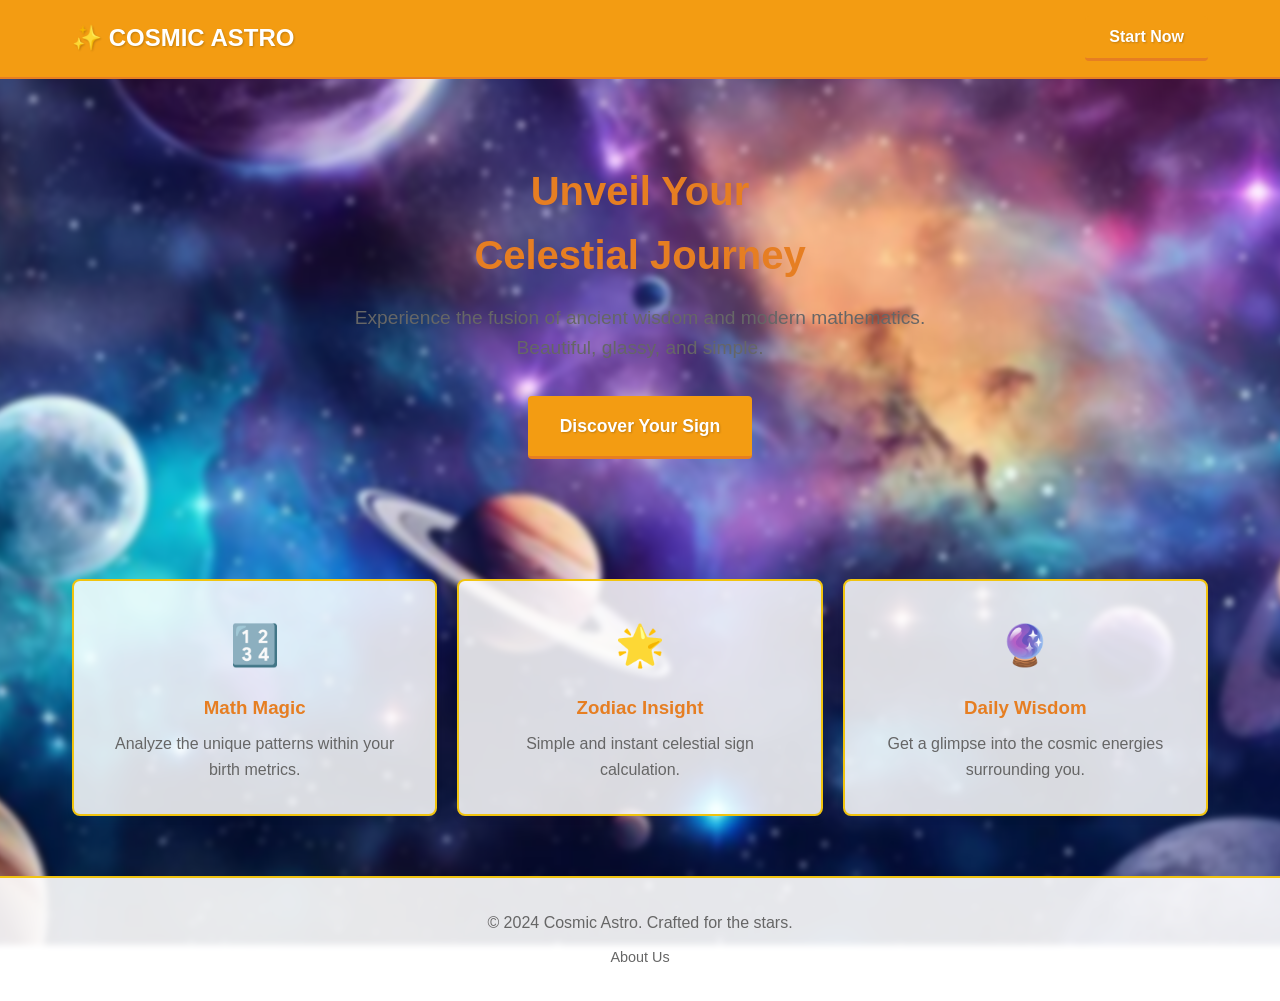
<file: index.html>
<!DOCTYPE html>
<html lang="en">
<head>
    <meta charset="UTF-8">
    <meta name="viewport" content="width=device-width, initial-scale=1.0">
    <title>Cosmic Astrology | Discover Your Destiny</title>
    <link href="https://fonts.googleapis.com/css2?family=Inter:wght@400;600;800&display=swap" rel="stylesheet">
    <link rel="stylesheet" href="style.css">
</head>
<body>  
    <nav class="navbar">
        <div class="container" style="max-width: 1200px; margin: 0 auto; padding: 0 2rem; display: flex; justify-content: space-between; align-items: center;">
            <a href="index.html" class="navbar-brand">✨ COSMIC ASTRO</a>
            <div class="nav-links">
                <a href="form.html" class="btn btn-primary" style="padding: 0.5rem 1.5rem;">Start Now</a>
            </div>
        </div>
    </nav>

    <section class="hero-section">
        <div class="container" style="max-width: 1200px; margin: 0 auto; padding: 0 2rem;">
            <h1 class="main-title">Unveil Your <br>Celestial Journey</h1>
            <p class="subtitle">Experience the fusion of ancient wisdom and modern mathematics. Beautiful, glassy, and simple.</p>
            
            <a href="form.html" class="btn btn-primary btn-large">Discover Your Sign</a>
        </div>
    </section>

    <section class="features-section">
        <div class="container" style="max-width: 1200px; margin: 0 auto; padding: 0 2rem;">
            <div class="row">
                <div class="col-lg-4 col-md-6 col-12">
                    <div class="feature-card">
                        <div class="feature-icon">🔢</div>
                        <h3>Math Magic</h3>
                        <p>Analyze the unique patterns within your birth metrics.</p>
                    </div>
                </div>
                <div class="col-lg-4 col-md-6 col-12">
                    <div class="feature-card">
                        <div class="feature-icon">🌟</div>
                        <h3>Zodiac Insight</h3>
                        <p>Simple and instant celestial sign calculation.</p>
                    </div>
                </div>
                <div class="col-lg-4 col-md-6 col-12">
                    <div class="feature-card">
                        <div class="feature-icon">🔮</div>
                        <h3>Daily Wisdom</h3>
                        <p>Get a glimpse into the cosmic energies surrounding you.</p>
                    </div>
                </div>
            </div>
        </div>
    </section>

    <footer>
        <div class="container">
            <p>&copy; 2024 Cosmic Astro. Crafted for the stars.</p>
            <p style="margin-top: 0.5rem;"><a href="about.html" style="color: var(--text-muted); text-decoration: none; font-size: 0.9rem;">About Us</a></p>
        </div>
    </footer>

    <script src="script.js"></script>
</body>
</html>
</file>
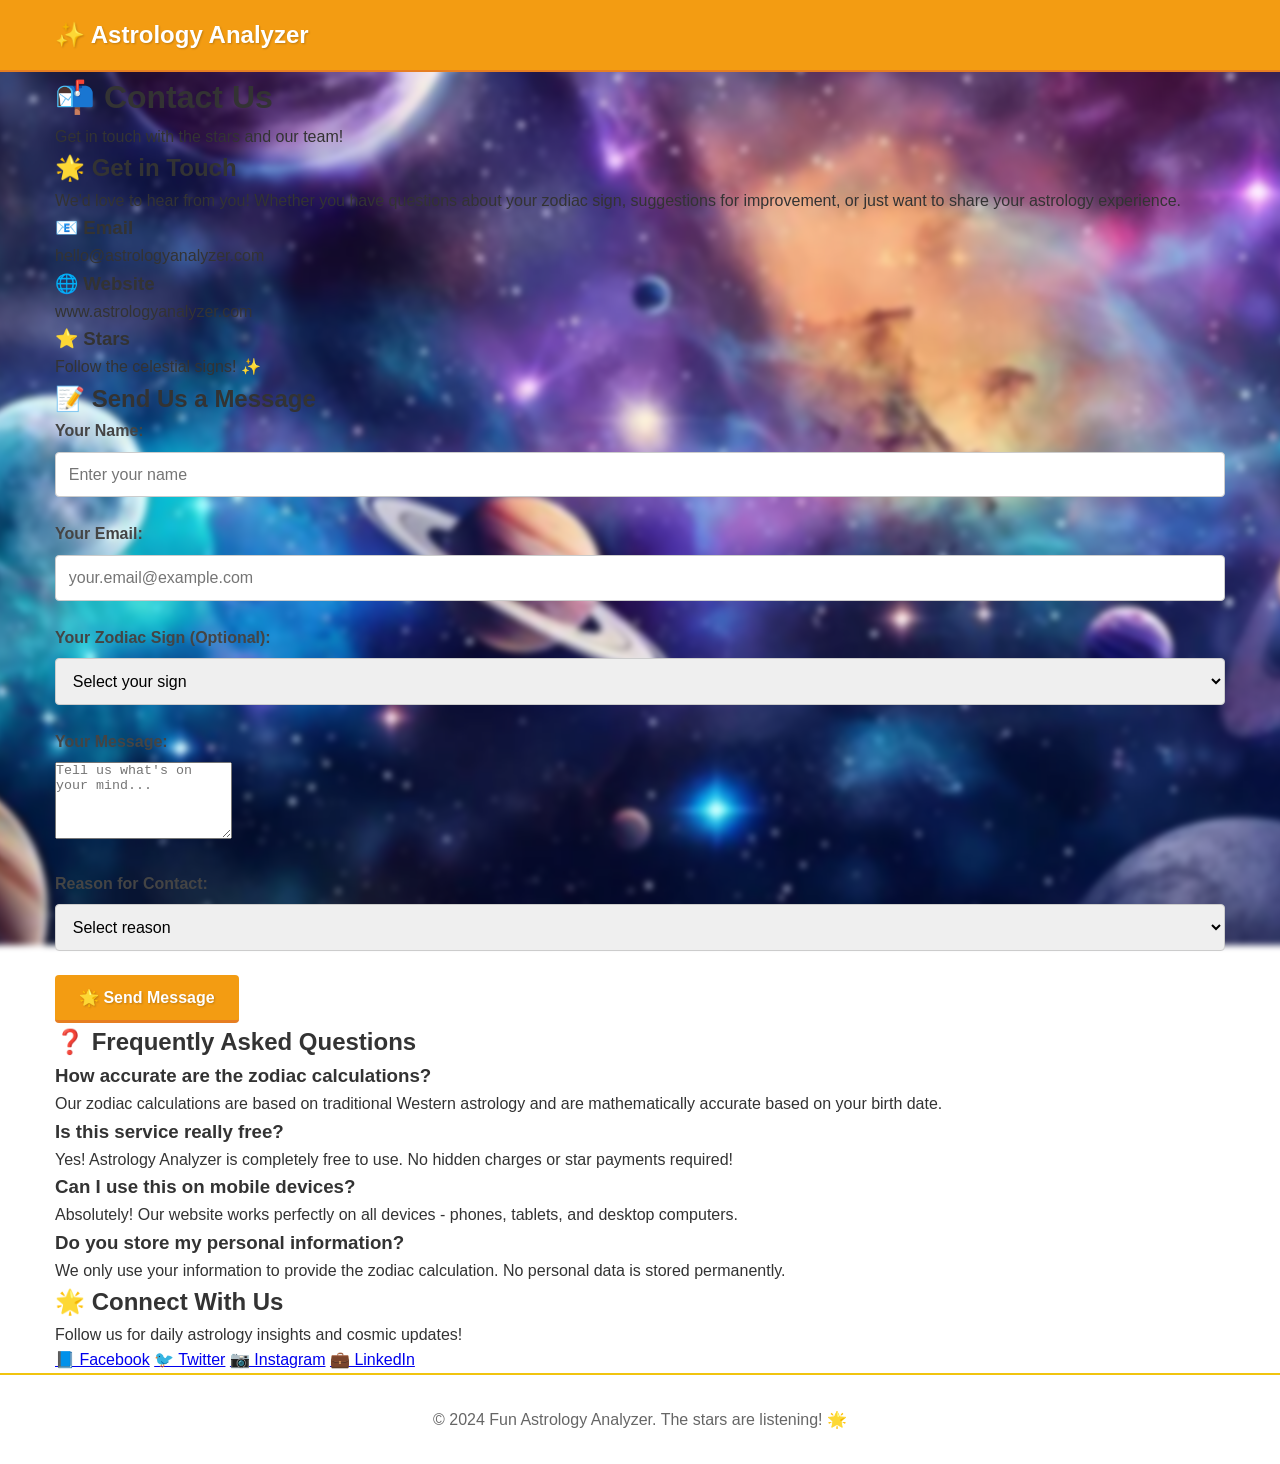
<file: contact.html>
<!DOCTYPE html>
<html lang="en">
<head>
    <meta charset="UTF-8">
    <meta name="viewport" content="width=device-width, initial-scale=1.0">
    <title>Contact - Astrology Analyzer</title>
    <link rel="stylesheet" href="style.css">
</head>
<body>
    <!-- Navigation -->
    <nav class="navbar">
        <div class="container">
            <a href="index.html" class="navbar-brand">✨ Astrology Analyzer</a>
        </div>
    </nav>

    <!-- Main Content -->
    <div class="container">
        <div class="page-header">
            <h1>📬 Contact Us</h1>
            <p>Get in touch with the stars and our team!</p>
        </div>

        <div class="contact-content">
            <div class="contact-info">
                <h2>🌟 Get in Touch</h2>
                <p>We'd love to hear from you! Whether you have questions about your zodiac sign, suggestions for improvement, or just want to share your astrology experience.</p>
                
                <div class="contact-methods">
                    <div class="contact-method">
                        <h3>📧 Email</h3>
                        <p>hello@astrologyanalyzer.com</p>
                    </div>
                    <div class="contact-method">
                        <h3>🌐 Website</h3>
                        <p>www.astrologyanalyzer.com</p>
                    </div>
                    <div class="contact-method">
                        <h3>⭐ Stars</h3>
                        <p>Follow the celestial signs! ✨</p>
                    </div>
                </div>
            </div>

            <div class="contact-form">
                <h2>📝 Send Us a Message</h2>
                <form id="contactForm">
                    <div class="form-group">
                        <label for="name">Your Name:</label>
                        <input type="text" id="name" name="name" required placeholder="Enter your name">
                    </div>
                    
                    <div class="form-group">
                        <label for="email">Your Email:</label>
                        <input type="email" id="email" name="email" required placeholder="your.email@example.com">
                    </div>
                    
                    <div class="form-group">
                        <label for="zodiac">Your Zodiac Sign (Optional):</label>
                        <select id="zodiac" name="zodiac">
                            <option value="">Select your sign</option>
                            <option value="aries">Aries ♈</option>
                            <option value="taurus">Taurus ♉</option>
                            <option value="gemini">Gemini ♊</option>
                            <option value="cancer">Cancer ♋</option>
                            <option value="leo">Leo ♌</option>
                            <option value="virgo">Virgo ♍</option>
                            <option value="libra">Libra ♎</option>
                            <option value="scorpio">Scorpio ♏</option>
                            <option value="sagittarius">Sagittarius ♐</option>
                            <option value="capricorn">Capricorn ♑</option>
                            <option value="aquarius">Aquarius ♒</option>
                            <option value="pisces">Pisces ♓</option>
                        </select>
                    </div>
                    
                    <div class="form-group">
                        <label for="message">Your Message:</label>
                        <textarea id="message" name="message" rows="5" required placeholder="Tell us what's on your mind..."></textarea>
                    </div>
                    
                    <div class="form-group">
                        <label for="reason">Reason for Contact:</label>
                        <select id="reason" name="reason">
                            <option value="">Select reason</option>
                            <option value="question">General Question</option>
                            <option value="feedback">Feedback</option>
                            <option value="bug">Bug Report</option>
                            <option value="feature">Feature Request</option>
                            <option value="other">Other</option>
                        </select>
                    </div>
                    
                    <button type="submit" class="btn btn-primary">🌟 Send Message</button>
                </form>
            </div>
        </div>

        <div class="faq-section">
            <h2>❓ Frequently Asked Questions</h2>
            <div class="faq-item">
                <h3>How accurate are the zodiac calculations?</h3>
                <p>Our zodiac calculations are based on traditional Western astrology and are mathematically accurate based on your birth date.</p>
            </div>
            <div class="faq-item">
                <h3>Is this service really free?</h3>
                <p>Yes! Astrology Analyzer is completely free to use. No hidden charges or star payments required!</p>
            </div>
            <div class="faq-item">
                <h3>Can I use this on mobile devices?</h3>
                <p>Absolutely! Our website works perfectly on all devices - phones, tablets, and desktop computers.</p>
            </div>
            <div class="faq-item">
                <h3>Do you store my personal information?</h3>
                <p>We only use your information to provide the zodiac calculation. No personal data is stored permanently.</p>
            </div>
        </div>

        <div class="social-section">
            <h2>🌟 Connect With Us</h2>
            <p>Follow us for daily astrology insights and cosmic updates!</p>
            <div class="social-links">
                <a href="#" class="social-link">📘 Facebook</a>
                <a href="#" class="social-link">🐦 Twitter</a>
                <a href="#" class="social-link">📷 Instagram</a>
                <a href="#" class="social-link">💼 LinkedIn</a>
            </div>
        </div>
    </div>

    <!-- Footer -->
    <footer>
        <div class="container">
            <p>&copy; 2024 Fun Astrology Analyzer. The stars are listening! 🌟</p>
        </div>
    </footer>

    <script src="script.js"></script>
</body>
</html>
</file>
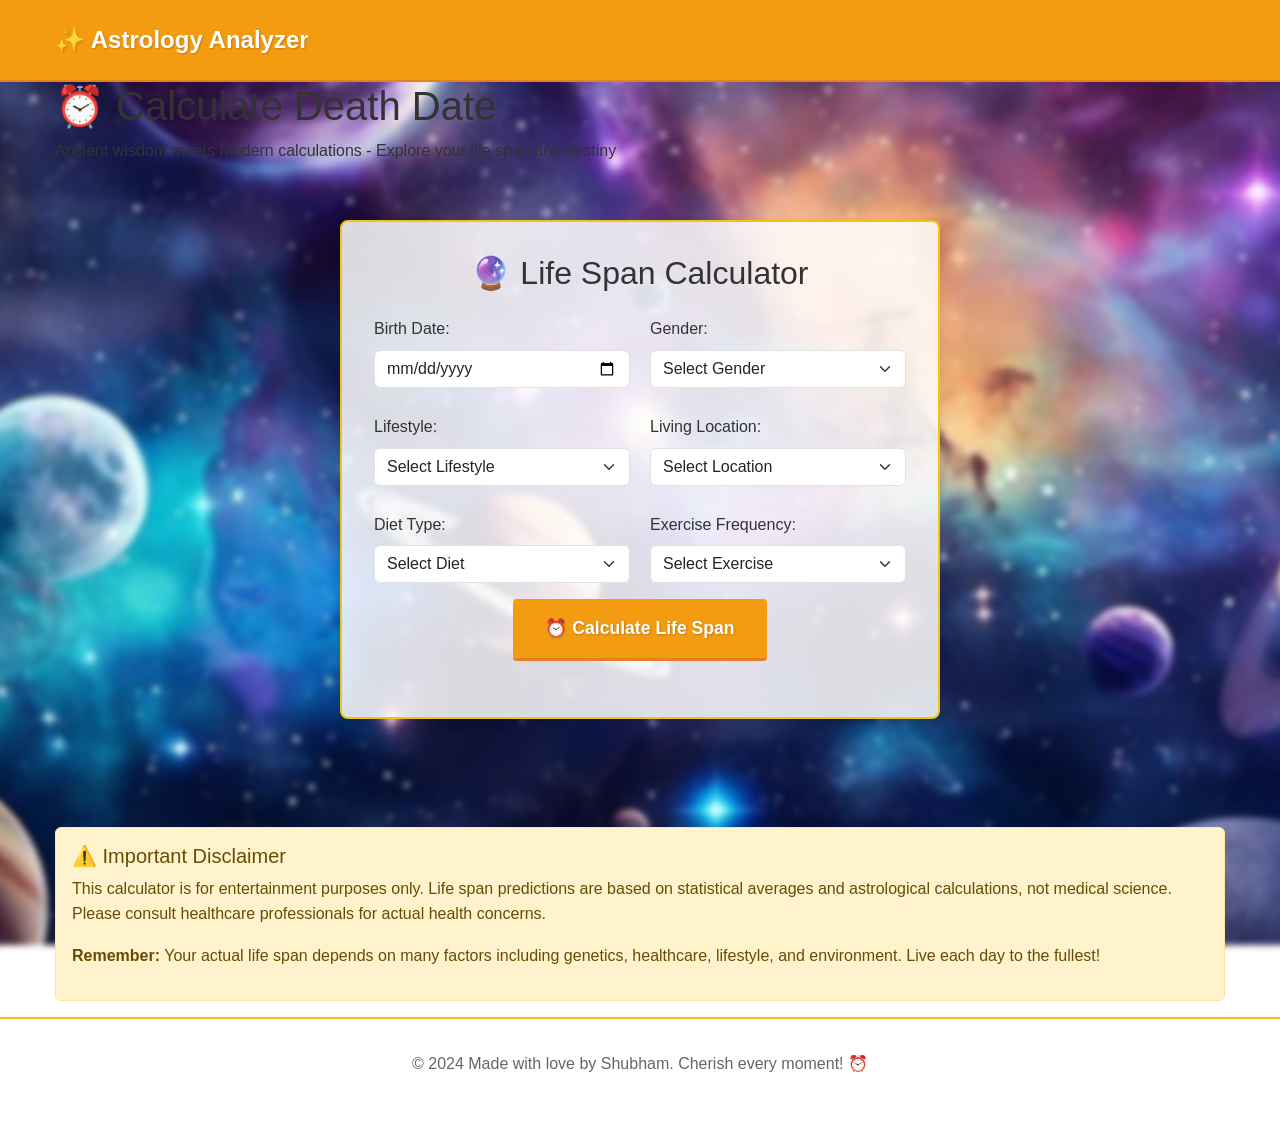
<file: death-calculator.html>
<!DOCTYPE html>
<html lang="en">
<head>
    <meta charset="UTF-8">
    <meta name="viewport" content="width=device-width, initial-scale=1.0">
    <title>Death Date Calculator - Vedic Astrology</title>
    <link href="https://cdn.jsdelivr.net/npm/bootstrap@5.3.0/dist/css/bootstrap.min.css" rel="stylesheet">
    <link rel="stylesheet" href="style.css">
</head>
<body>
    

    <!-- Navigation -->
    <nav class="navbar">
        <div class="container">
            <a href="index.html" class="navbar-brand">✨ Astrology Analyzer</a>
        </div>
    </nav>

    <!-- Main Content -->
    <div class="container">
        <div class="page-header">
            <h1>⏰ Calculate Death Date</h1>
            <p>Ancient wisdom meets modern calculations - Explore your life span and destiny</p>
        </div>

        <!-- Calculator Form -->
        <div class="row justify-content-center">
            <div class="col-lg-8 col-md-10 col-12">
                <div class="form-container">
                    <h2 class="text-center mb-4">🔮 Life Span Calculator</h2>
                    
                    <form id="deathCalculatorForm">
                        <div class="row">
                            <div class="col-md-6 mb-3">
                                <label for="birthDate" class="form-label">Birth Date:</label>
                                <input type="date" id="birthDate" class="form-control" required>
                            </div>
                            <div class="col-md-6 mb-3">
                                <label for="gender" class="form-label">Gender:</label>
                                <select id="gender" class="form-select" required>
                                    <option value="">Select Gender</option>
                                    <option value="male">Male</option>
                                    <option value="female">Female</option>
                                </select>
                            </div>
                        </div>

                        <div class="row">
                            <div class="col-md-6 mb-3">
                                <label for="lifestyle" class="form-label">Lifestyle:</label>
                                <select id="lifestyle" class="form-select" required>
                                    <option value="">Select Lifestyle</option>
                                    <option value="healthy">Healthy & Active</option>
                                    <option value="moderate">Moderate</option>
                                    <option value="sedentary">Sedentary</option>
                                    <option value="stressful">High Stress</option>
                                </select>
                            </div>
                            <div class="col-md-6 mb-3">
                                <label for="location" class="form-label">Living Location:</label>
                                <select id="location" class="form-select" required>
                                    <option value="">Select Location</option>
                                    <option value="urban">Urban City</option>
                                    <option value="rural">Rural Area</option>
                                    <option value="coastal">Coastal Region</option>
                                    <option value="mountain">Mountain Region</option>
                                </select>
                            </div>
                        </div>

                        <div class="row">
                            <div class="col-md-6 mb-3">
                                <label for="diet" class="form-label">Diet Type:</label>
                                <select id="diet" class="form-select" required>
                                    <option value="">Select Diet</option>
                                    <option value="vegetarian">Vegetarian</option>
                                    <option value="non-vegetarian">Non-Vegetarian</option>
                                    <option value="vegan">Vegan</option>
                                    <option value="mixed">Mixed Diet</option>
                                </select>
                            </div>
                            <div class="col-md-6 mb-3">
                                <label for="exercise" class="form-label">Exercise Frequency:</label>
                                <select id="exercise" class="form-select" required>
                                    <option value="">Select Exercise</option>
                                    <option value="daily">Daily</option>
                                    <option value="weekly">3-4 times per week</option>
                                    <option value="monthly">1-2 times per month</option>
                                    <option value="rare">Rarely</option>
                                </select>
                            </div>
                        </div>

                        <div class="text-center mb-4">
                            <button type="submit" class="btn btn-primary btn-large">
                                ⏰ Calculate Life Span
                            </button>
                        </div>
                    </form>
                </div>
            </div>
        </div>

        <!-- Results Section -->
        <div class="row justify-content-center mt-4">
            <div class="col-lg-8 col-md-10 col-12">
                <div class="calculator-result" id="resultsSection" style="display: none;">
                    <h3 class="text-center mb-3">🌟 Your Life Prediction</h3>
                    
                    <div class="row">
                        <div class="col-md-6 mb-3">
                            <div class="text-center">
                                <h5>Expected Life Span</h5>
                                <div class="display-4 text-primary" id="lifeSpan">--</div>
                                <small class="text-muted">Based on your inputs</small>
                            </div>
                        </div>
                        <div class="col-md-6 mb-3">
                            <div class="text-center">
                                <h5>Remaining Years</h5>
                                <div class="display-4 text-success" id="remainingYears">--</div>
                                <small class="text-muted">Time to make the most of it!</small>
                            </div>
                        </div>
                    </div>

                    <div class="row">
                        <div class="col-md-6 mb-3">
                            <div class="text-center">
                                <h5>Lucky Number</h5>
                                <div class="display-4 text-warning" id="luckyNumber">--</div>
                                <small class="text-muted">Your destiny number</small>
                            </div>
                        </div>
                        <div class="col-md-6 mb-3">
                            <div class="text-center">
                                <h5>Death Year</h5>
                                <div class="display-4 text-danger" id="deathYear">--</div>
                                <small class="text-muted">Predicted transition year</small>
                            </div>
                        </div>
                    </div>

                    <div class="mt-4">
                        <h5>🌙 Vedic Wisdom</h5>
                        <p id="vedicInsight" class="text-center">
                            Complete the form to receive ancient astrological insights about your life journey and destiny.
                        </p>
                    </div>

                    <div class="text-center mt-4">
                        <button class="btn btn-secondary" onclick="resetCalculator()">
                            🔄 Calculate Again
                        </button>
                        <a href="form.html" class="btn btn-primary ms-2">
                            🔮 Birth Chart Analysis
                        </a>
                    </div>
                </div>
            </div>
        </div>

        <!-- Disclaimer -->
        <div class="row mt-4">
            <div class="col-12">
                <div class="alert alert-warning">
                    <h5>⚠️ Important Disclaimer</h5>
                    <p>This calculator is for entertainment purposes only. Life span predictions are based on statistical averages and astrological calculations, not medical science. Please consult healthcare professionals for actual health concerns.</p>
                    <p><strong>Remember:</strong> Your actual life span depends on many factors including genetics, healthcare, lifestyle, and environment. Live each day to the fullest!</p>
                </div>
            </div>
        </div>
    </div>

    <!-- Footer -->
    <footer>
        <div class="container">
            <p>&copy; 2024 Made with love by Shubham. Cherish every moment! ⏰</p>
        </div>
    </footer>

    <script src="https://cdn.jsdelivr.net/npm/bootstrap@5.3.0/dist/js/bootstrap.bundle.min.js"></script>
    <script src="script.js"></script>
    <script>
        document.getElementById('deathCalculatorForm').addEventListener('submit', function(e) {
            e.preventDefault();
            
            // Show loading spinner
            
            
            // Get form values
            const birthDate = document.getElementById('birthDate').value;
            const gender = document.getElementById('gender').value;
            const lifestyle = document.getElementById('lifestyle').value;
            const location = document.getElementById('location').value;
            const diet = document.getElementById('diet').value;
            const exercise = document.getElementById('exercise').value;
            
            // Calculate base life expectancy
            let baseAge = 80; // Average life expectancy
            let ageModifier = 0;
            
            // Apply modifiers based on inputs
            if (lifestyle === 'healthy') ageModifier += 10;
            else if (lifestyle === 'moderate') ageModifier += 0;
            else if (lifestyle === 'sedentary') ageModifier -= 5;
            else if (lifestyle === 'stressful') ageModifier -= 10;
            
            if (location === 'rural') ageModifier += 3;
            else if (location === 'coastal') ageModifier += 2;
            
            if (diet === 'vegetarian') ageModifier += 2;
            else if (diet === 'vegan') ageModifier += 3;
            
            if (exercise === 'daily') ageModifier += 8;
            else if (exercise === 'weekly') ageModifier += 5;
            else if (exercise === 'monthly') ageModifier += 0;
            else if (exercise === 'rare') ageModifier -= 5;
            
            // Gender modifier
            if (gender === 'female') ageModifier += 3;
            
            const calculatedAge = baseAge + ageModifier;
            const birthYear = new Date(birthDate).getFullYear();
            const deathYear = birthYear + calculatedAge;
            const remainingYears = calculatedAge - (new Date().getFullYear() - birthYear);
            
            // Calculate lucky number (sum of birth date digits)
            const birthDateNum = new Date(birthDate).getDate();
            const birthMonthNum = new Date(birthDate).getMonth() + 1;
            const birthYearNum = new Date(birthDate).getFullYear();
            const luckyNumber = (birthDateNum + birthMonthNum + birthYearNum).toString().split('').reduce((a, b) => parseInt(a) + parseInt(b), 0) % 9 || 9;
            
            // Generate Vedic insight
            const insights = [
                "Your life path is guided by celestial wisdom and karmic patterns.",
                "The stars align to bring you wisdom and spiritual growth.",
                "Your journey reflects the cosmic dance of destiny and free will.",
                "Ancient vedic texts reveal your unique purpose in this lifetime.",
                "Your birth chart shows the promise of enlightenment and self-realization."
            ];
            const randomInsight = insights[Math.floor(Math.random() * insights.length)];
            
            // Hide loading and show results
            setTimeout(() => {
                
                document.getElementById('resultsSection').style.display = 'block';
                document.getElementById('resultsSection');
                
                // Display results
                document.getElementById('lifeSpan').textContent = calculatedAge + ' years';
                document.getElementById('remainingYears').textContent = remainingYears + ' years';
                document.getElementById('deathYear').textContent = deathYear;
                document.getElementById('luckyNumber').textContent = luckyNumber;
                document.getElementById('vedicInsight').textContent = randomInsight;
            }, 1500);
        });
        
        function resetCalculator() {
            document.getElementById('deathCalculatorForm').reset();
            document.getElementById('resultsSection').style.display = 'none';
            window.scrollTo({ top: 0, behavior: 'smooth' });
        }
        
        // Hide loading spinner when page loads
        window.addEventListener('load', () => {
            setTimeout(() => {
                
            }, 500);
        });
    </script>
</body>
</html>
</file>
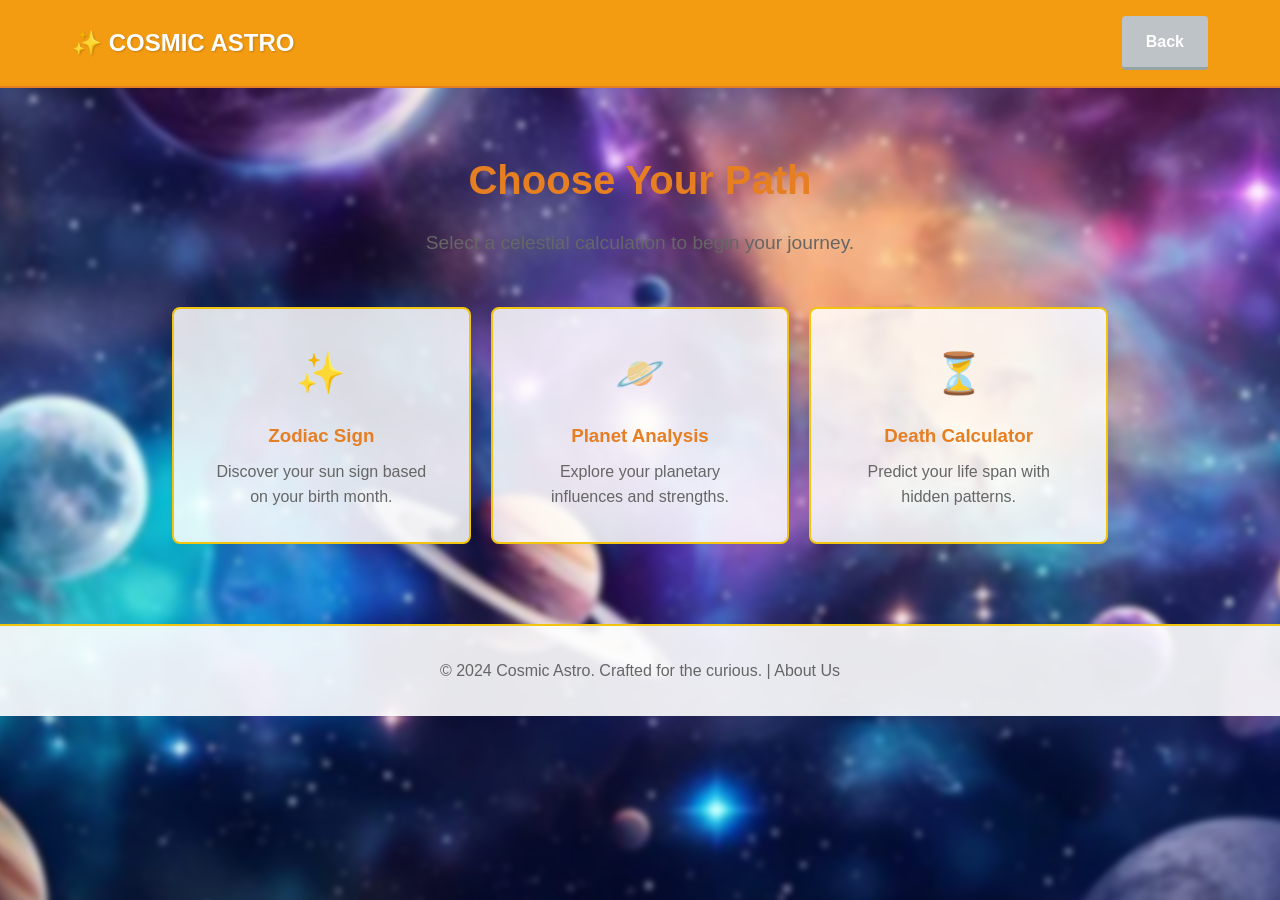
<file: form.html>
<!DOCTYPE html>
<html lang="en">
<head>
    <meta charset="UTF-8">
    <meta name="viewport" content="width=device-width, initial-scale=1.0">
    <title>Cosmic Analysis | Enter Your Details</title>
    <link href="https://fonts.googleapis.com/css2?family=Inter:wght@400;600;800&display=swap" rel="stylesheet">
    <link rel="stylesheet" href="style.css">
</head>
<body>
    <nav class="navbar">
        <div class="container" style="max-width: 1200px; margin: 0 auto; padding: 0 2rem; display: flex; justify-content: space-between; align-items: center;">
            <a href="index.html" class="navbar-brand">✨ COSMIC ASTRO</a>
            <div class="nav-links">
                <a href="index.html" class="btn btn-secondary" style="color: white;">Back</a>
            </div>
        </div>
    </nav>

    <div class="container" style="padding: 60px 2rem; max-width: 1000px; margin: 0 auto;">
        <div id="step1">
            <div class="page-header" style="text-align: center; margin-bottom: 3rem;">
                <h1 class="main-title">Choose Your Path</h1>
                <p class="subtitle">Select a celestial calculation to begin your journey.</p>
            </div>
            
            <div class="row">
                <div class="col-lg-4 col-md-6 col-12">
                    <div class="feature-card" onclick="selectPath('Zodiac Sign')">
                        <div class="feature-icon">✨</div>
                        <h3>Zodiac Sign</h3>
                        <p>Discover your sun sign based on your birth month.</p>
                    </div>
                </div>
                <div class="col-lg-4 col-md-6 col-12">
                    <div class="feature-card" onclick="selectPath('Vedic Planets')">
                        <div class="feature-icon">🪐</div>
                        <h3>Planet Analysis</h3>
                        <p>Explore your planetary influences and strengths.</p>
                    </div>
                </div>
                <div class="col-lg-4 col-md-6 col-12">
                    <div class="feature-card" onclick="selectPath('Death Calculator')">
                        <div class="feature-icon">⏳</div>
                        <h3>Death Calculator</h3>
                        <p>Predict your life span with hidden patterns.</p>
                    </div>
                </div>
            </div>
        </div>

        <div id="step2" style="display: none; max-width: 500px; margin: 0 auto;">
            <div class="form-container">
                <h2 id="chosenTitle" style="text-align: center; margin-bottom: 1.5rem;">Calculation</h2>
                <form id="astroForm">
                    <div class="form-group" style="margin-bottom: 1.5rem;">
                        <label for="name">Your Name</label>
                        <input type="text" id="name" required placeholder="Enter name">
                    </div>

                    <div class="form-group" style="margin-bottom: 2rem;">
                        <label for="birthdate">Birth Date</label>
                        <input type="date" id="birthdate" required>
                    </div>

                    <input type="hidden" id="selectedType">

                    <button type="submit" class="btn btn-primary" style="width: 100%; padding: 1.25rem;">
                        ✨ Start Analysis
                    </button>
                    
                    <p style="text-align: center; margin-top: 1rem;">
                        <a href="#" onclick="goBack()" style="color: var(--text-muted); text-decoration: none; font-size: 0.9rem;">← Go back to choices</a>
                    </p>
                </form>
            </div>
        </div>
    </div>

    <footer>
        <p>&copy; 2024 Cosmic Astro. Crafted for the curious. | <a href="about.html" style="color: var(--text-muted); text-decoration: none;">About Us</a></p>
    </footer>

    <script src="script.js"></script>
</body>
</html>
</file>
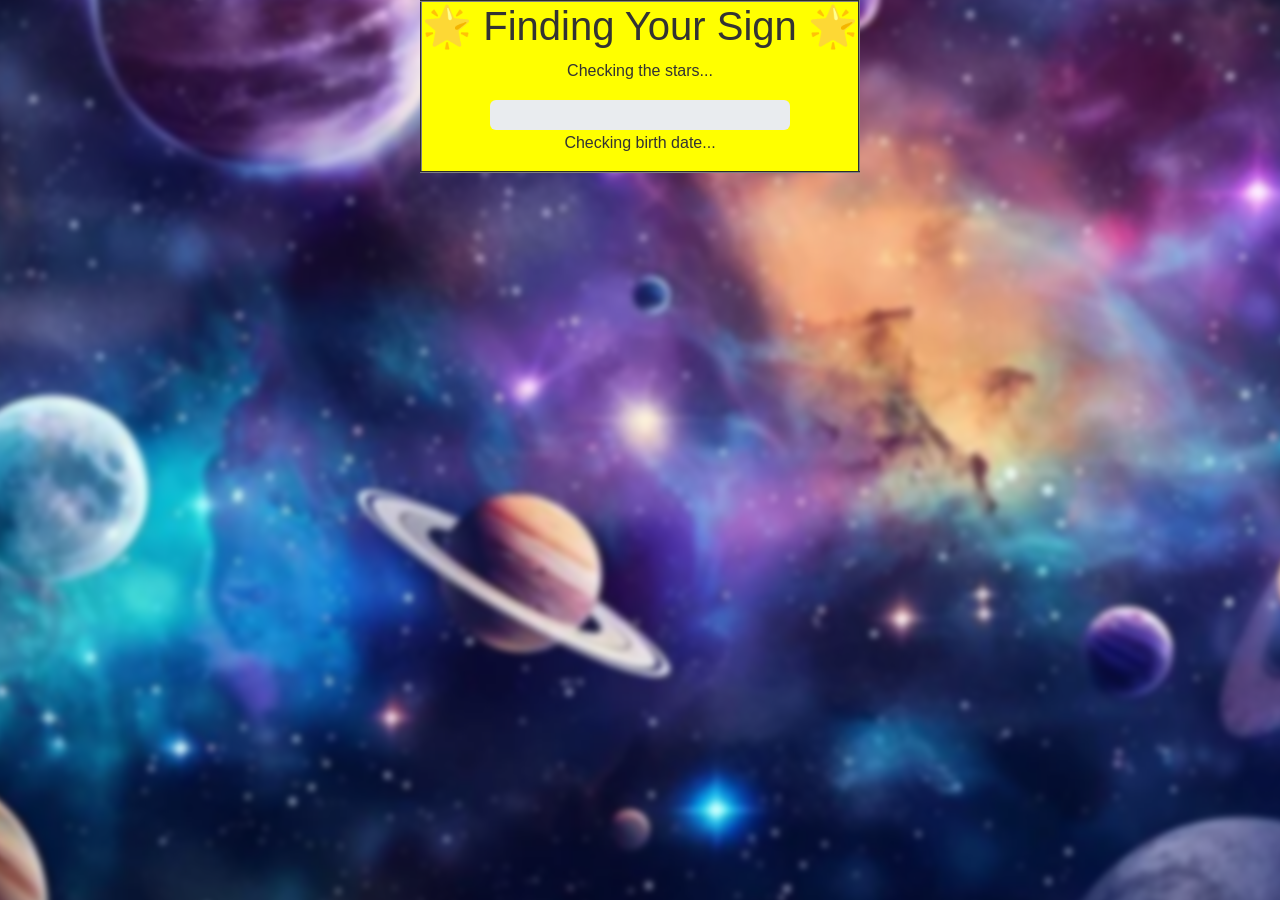
<file: loading.html>
<!DOCTYPE html>
<html>
<head>
    <title>Finding Your Sign</title>
    <link href="https://cdn.jsdelivr.net/npm/bootstrap@5.3.0/dist/css/bootstrap.min.css" rel="stylesheet">
    <link rel="stylesheet" href="style.css">
</head>
<body>
    <table width="100%" height="100%">
        <tr>
            <td align="center" valign="middle">
                <table bgcolor="yellow" cellpadding="20" cellspacing="0" border="2">
                    <tr>
                        <td align="center">
                            <h1>🌟 Finding Your Sign 🌟</h1>
                            <p>Checking the stars...</p>
                            
                            <div class="progress" style="width: 300px; height: 30px;">
                                <div class="progress-bar bg-primary" id="progressBar" style="width: 0%">0%</div>
                            </div>
                            
                            <p id="message1">Checking birth date...</p>
                            <p id="message2" style="display: none;">Finding zodiac sign...</p>
                            <p id="message3" style="display: none;">Almost done...</p>
                        </td>
                    </tr>
                </table>
            </td>
        </tr>
    </table>

    <script src="script.js"></script>
</body>
</html>
</file>
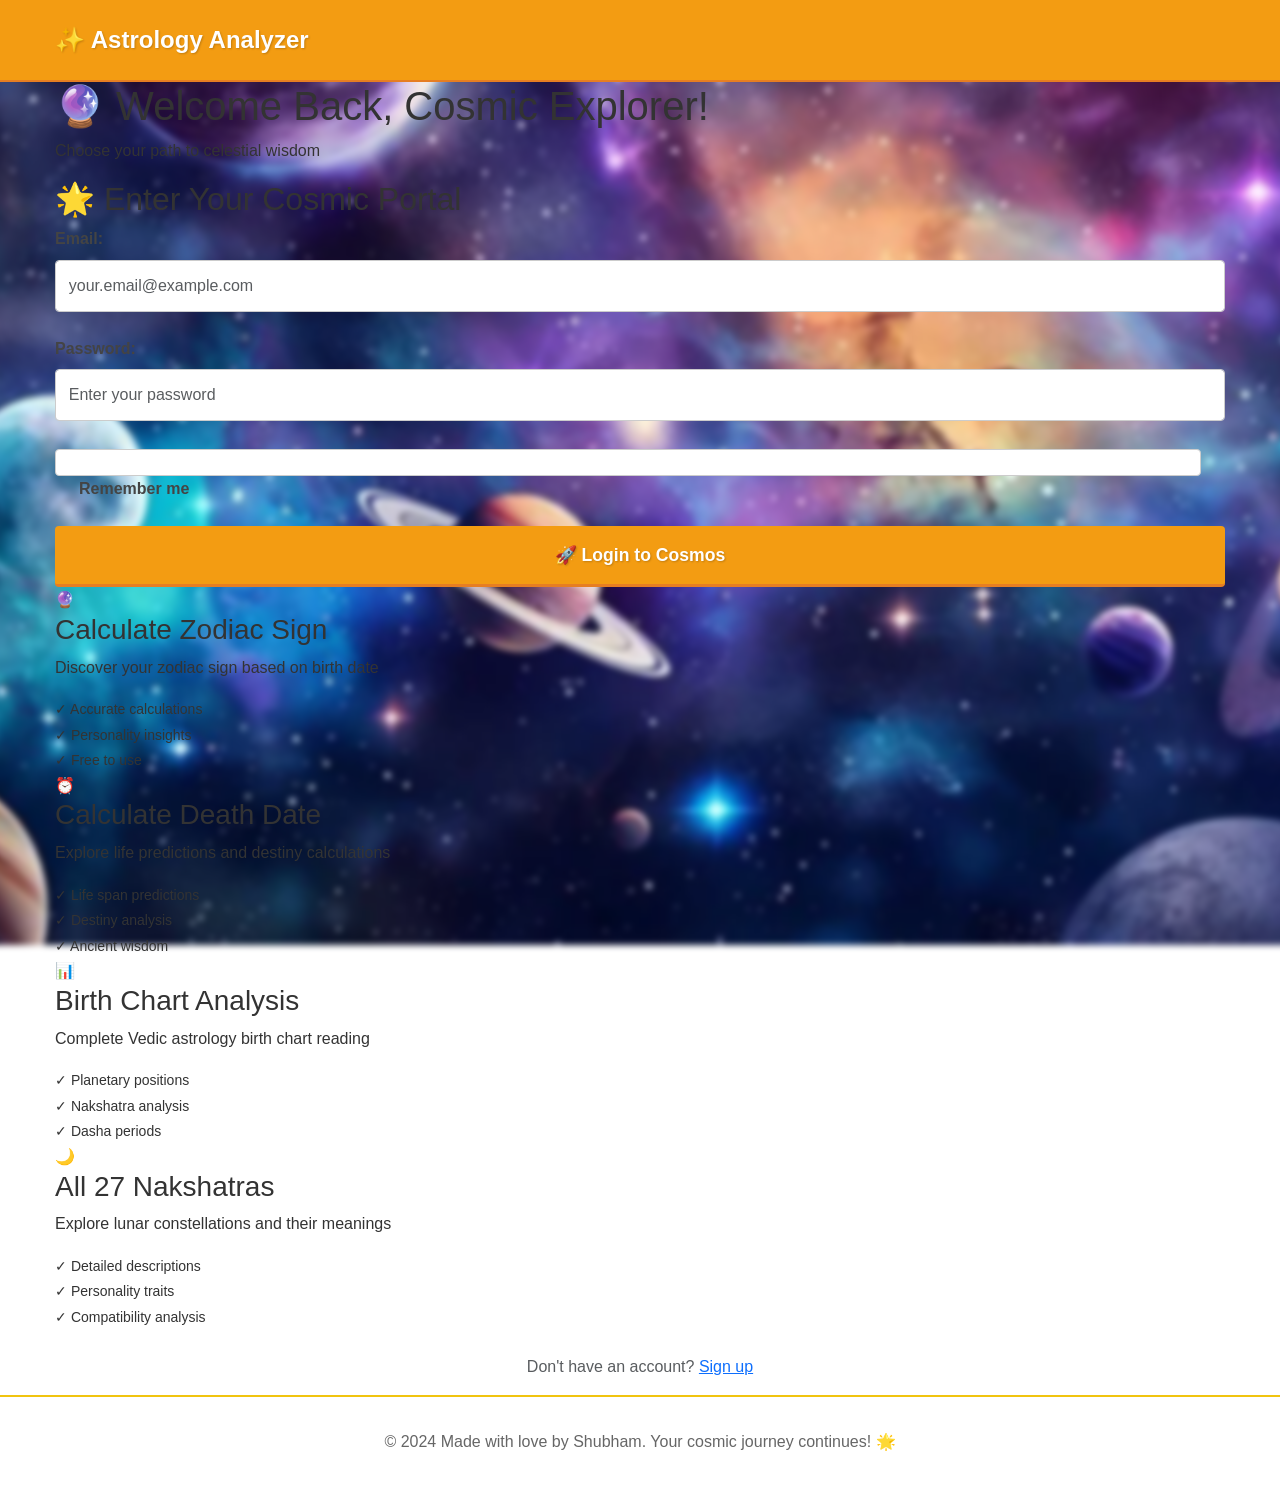
<file: login.html>
<!DOCTYPE html>
<html lang="en">
<head>
    <meta charset="UTF-8">
    <meta name="viewport" content="width=device-width, initial-scale=1.0">
    <title>Login - Astrology Analyzer</title>
    <link href="https://cdn.jsdelivr.net/npm/bootstrap@5.3.0/dist/css/bootstrap.min.css" rel="stylesheet">
    <link rel="stylesheet" href="style.css">
</head>
<body>
    

    <!-- Navigation -->
    <nav class="navbar">
        <div class="container">
            <a href="index.html" class="navbar-brand">✨ Astrology Analyzer</a>
        </div>
    </nav>

    <!-- Main Content -->
    <div class="container">
        <div class="page-header">
            <h1>🔮 Welcome Back, Cosmic Explorer!</h1>
            <p>Choose your path to celestial wisdom</p>
        </div>
        
        <!-- Login Container -->
        <div class="login-container">
            <h2 class="login-title">🌟 Enter Your Cosmic Portal</h2>
            
            <!-- Welcome Message -->
            <div class="welcome-message" id="welcomeMessage" style="display: none;">
                <h3>🎉 Welcome back!</h3>
                <p>Ready to explore the cosmos again?</p>
            </div>
            
            <!-- Login Form -->
            <div class="login-form" id="loginForm">
                <div class="form-group">
                    <label for="email" class="form-label">Email:</label>
                    <input type="email" id="email" class="form-control" placeholder="your.email@example.com" required>
                </div>
                
                <div class="form-group">
                    <label for="password" class="form-label">Password:</label>
                    <input type="password" id="password" class="form-control" placeholder="Enter your password" required>
                </div>
                
                <div class="form-group">
                    <div class="form-check">
                        <input type="checkbox" id="remember" class="form-check-input">
                        <label class="form-check-label" for="remember">Remember me</label>
                    </div>
                </div>
                
                <button type="submit" class="btn btn-primary btn-large w-100">
                    🚀 Login to Cosmos
                </button>
            </div>
            
            <!-- Options Grid -->
            <div class="options-grid">
                <!-- Zodiac Sign Calculator -->
                <div class="option-card pulse-hover" onclick="navigateToPage('form.html')">
                    <div class="option-icon">🔮</div>
                    <h3>Calculate Zodiac Sign</h3>
                    <p>Discover your zodiac sign based on birth date</p>
                    <div class="feature-list">
                        <small>✓ Accurate calculations</small><br>
                        <small>✓ Personality insights</small><br>
                        <small>✓ Free to use</small>
                    </div>
                </div>
                
                <!-- Death Date Calculator -->
                <div class="option-card pulse-hover" onclick="navigateToPage('death-calculator.html')">
                    <div class="option-icon">⏰</div>
                    <h3>Calculate Death Date</h3>
                    <p>Explore life predictions and destiny calculations</p>
                    <div class="feature-list">
                        <small>✓ Life span predictions</small><br>
                        <small>✓ Destiny analysis</small><br>
                        <small>✓ Ancient wisdom</small>
                    </div>
                </div>
                
                <!-- Check Your Birth Chart -->
                <div class="option-card pulse-hover" onclick="navigateToPage('form.html')">
                    <div class="option-icon">📊</div>
                    <h3>Birth Chart Analysis</h3>
                    <p>Complete Vedic astrology birth chart reading</p>
                    <div class="feature-list">
                        <small>✓ Planetary positions</small><br>
                        <small>✓ Nakshatra analysis</small><br>
                        <small>✓ Dasha periods</small>
                    </div>
                </div>
                
                <!-- View All Nakshatras -->
                <div class="option-card pulse-hover" onclick="navigateToPage('nakshatras.html')">
                    <div class="option-icon">🌙</div>
                    <h3>All 27 Nakshatras</h3>
                    <p>Explore lunar constellations and their meanings</p>
                    <div class="feature-list">
                        <small>✓ Detailed descriptions</small><br>
                        <small>✓ Personality traits</small><br>
                        <small>✓ Compatibility analysis</small>
                    </div>
                </div>
            </div>
            
            <div class="text-center mt-4">
                <p class="text-muted">Don't have an account? <a href="#" onclick="showRegisterForm()" class="text-primary">Sign up</a></p>
            </div>
        </div>
    </div>

    <!-- Footer -->
    <footer>
        <div class="container">
            <p>&copy; 2024 Made with love by Shubham. Your cosmic journey continues! 🌟</p>
        </div>
    </footer>

    <script src="https://cdn.jsdelivr.net/npm/bootstrap@5.3.0/dist/js/bootstrap.bundle.min.js"></script>
    <script src="script.js"></script>
    <script>
        // Check if user is returning (has session)
        window.addEventListener('load', function() {
            const returningUser = localStorage.getItem('returningUser');
            if (returningUser) {
                showWelcomeMessage();
            }
        });
        
        function showWelcomeMessage() {
            document.getElementById('welcomeMessage').style.display = 'block';
            document.getElementById('loginForm').style.display = 'none';
            
            // Hide welcome message after 3 seconds
            setTimeout(() => {
                document.getElementById('welcomeMessage').style.display = 'none';
                document.getElementById('loginForm').style.display = 'block';
            }, 3000);
        }
        
        function showRegisterForm() {
            // Simple registration prompt
            const email = prompt('Enter your email to register:');
            if (email) {
                alert(`Welcome to the cosmic journey! ${email}`);
                // In real app, this would create account
            }
        }
        
        // Handle login form submission
        document.getElementById('loginForm').addEventListener('submit', function(e) {
            e.preventDefault();
            
            const email = document.getElementById('email').value;
            const password = document.getElementById('password').value;
            const remember = document.getElementById('remember').checked;
            
            // Simple validation
            if (!email || !password) {
                alert('Please fill in all fields!');
                return;
            }
            
            // Simulate login success
            if (email && password) {
                // Store returning user session
                localStorage.setItem('returningUser', email);
                
                alert(`Welcome back! ${email}`);
                
                // Reset form
                document.getElementById('loginForm').reset();
            }
        });
        
        function navigateToPage(page) {
            // Show loading spinner
            
            
            // Simulate loading delay
            window.location.href = page;
        }
        
        // Hide loading spinner when page loads
        window.addEventListener('load', () => {
            setTimeout(() => {
                
            }, 500);
        });
    </script>
</body>
</html>
</file>
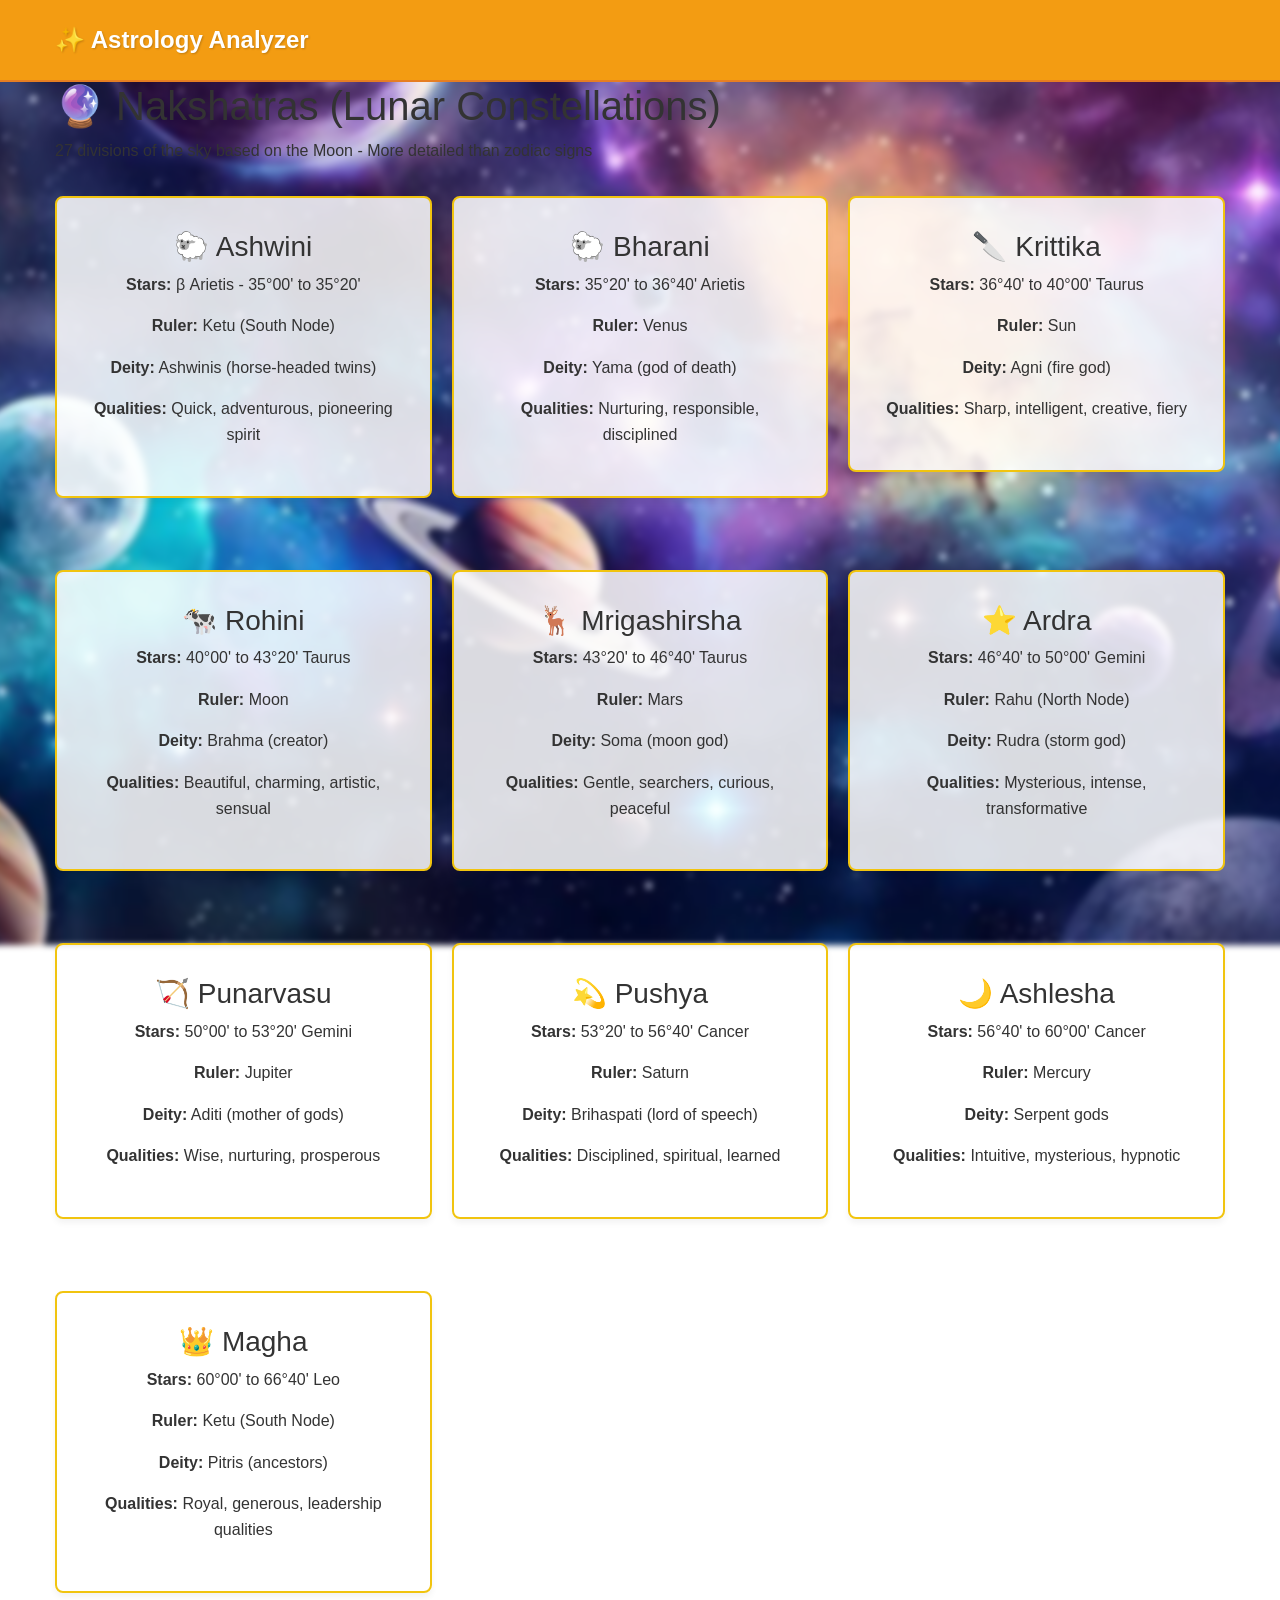
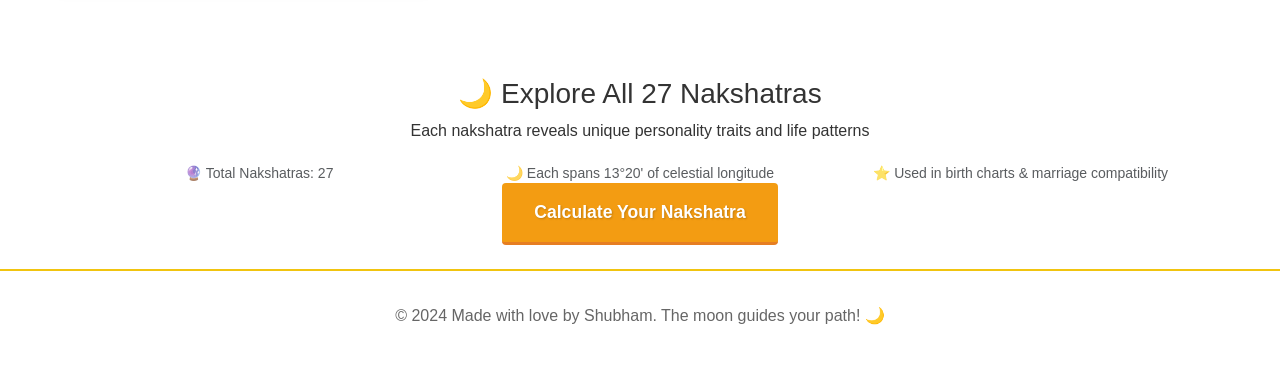
<file: nakshatras.html>
<!DOCTYPE html>
<html lang="en">
<head>
    <meta charset="UTF-8">
    <meta name="viewport" content="width=device-width, initial-scale=1.0">
    <title>Nakshatras - Vedic Astrology</title>
    <link href="https://cdn.jsdelivr.net/npm/bootstrap@5.3.0/dist/css/bootstrap.min.css" rel="stylesheet">
    <link rel="stylesheet" href="style.css">
</head>
<body>
    

    <!-- Navigation -->
    <nav class="navbar">
        <div class="container">
            <a href="index.html" class="navbar-brand">✨ Astrology Analyzer</a>
        </div>
    </nav>

    <!-- Main Content -->
    <div class="container">
        <div class="page-header">
            <h1>🔮 Nakshatras (Lunar Constellations)</h1>
            <p>27 divisions of the sky based on the Moon - More detailed than zodiac signs</p>
        </div>

        <!-- Nakshatras Grid -->
        <div class="row g-3">
            <!-- Ashwini -->
            <div class="col-lg-4 col-md-6 col-12 mb-3">
                <div class="nakshatra-card">
                    <h3>🐑 Ashwini</h3>
                    <p><strong>Stars:</strong> β Arietis - 35°00' to 35°20'</p>
                    <p><strong>Ruler:</strong> Ketu (South Node)</p>
                    <p><strong>Deity:</strong> Ashwinis (horse-headed twins)</p>
                    <p><strong>Qualities:</strong> Quick, adventurous, pioneering spirit</p>
                </div>
            </div>

            <!-- Bharani -->
            <div class="col-lg-4 col-md-6 col-12 mb-3">
                <div class="nakshatra-card">
                    <h3>🐑 Bharani</h3>
                    <p><strong>Stars:</strong> 35°20' to 36°40' Arietis</p>
                    <p><strong>Ruler:</strong> Venus</p>
                    <p><strong>Deity:</strong> Yama (god of death)</p>
                    <p><strong>Qualities:</strong> Nurturing, responsible, disciplined</p>
                </div>
            </div>

            <!-- Krittika -->
            <div class="col-lg-4 col-md-6 col-12 mb-3">
                <div class="nakshatra-card">
                    <h3>🔪 Krittika</h3>
                    <p><strong>Stars:</strong> 36°40' to 40°00' Taurus</p>
                    <p><strong>Ruler:</strong> Sun</p>
                    <p><strong>Deity:</strong> Agni (fire god)</p>
                    <p><strong>Qualities:</strong> Sharp, intelligent, creative, fiery</p>
                </div>
            </div>

            <!-- Rohini -->
            <div class="col-lg-4 col-md-6 col-12 mb-3">
                <div class="nakshatra-card">
                    <h3>🐄 Rohini</h3>
                    <p><strong>Stars:</strong> 40°00' to 43°20' Taurus</p>
                    <p><strong>Ruler:</strong> Moon</p>
                    <p><strong>Deity:</strong> Brahma (creator)</p>
                    <p><strong>Qualities:</strong> Beautiful, charming, artistic, sensual</p>
                </div>
            </div>

            <!-- Mrigashirsha -->
            <div class="col-lg-4 col-md-6 col-12 mb-3">
                <div class="nakshatra-card">
                    <h3>🦌 Mrigashirsha</h3>
                    <p><strong>Stars:</strong> 43°20' to 46°40' Taurus</p>
                    <p><strong>Ruler:</strong> Mars</p>
                    <p><strong>Deity:</strong> Soma (moon god)</p>
                    <p><strong>Qualities:</strong> Gentle, searchers, curious, peaceful</p>
                </div>
            </div>

            <!-- Ardra -->
            <div class="col-lg-4 col-md-6 col-12 mb-3">
                <div class="nakshatra-card">
                    <h3>⭐ Ardra</h3>
                    <p><strong>Stars:</strong> 46°40' to 50°00' Gemini</p>
                    <p><strong>Ruler:</strong> Rahu (North Node)</p>
                    <p><strong>Deity:</strong> Rudra (storm god)</p>
                    <p><strong>Qualities:</strong> Mysterious, intense, transformative</p>
                </div>
            </div>

            <!-- Punarvasu -->
            <div class="col-lg-4 col-md-6 col-12 mb-3">
                <div class="nakshatra-card">
                    <h3>🏹 Punarvasu</h3>
                    <p><strong>Stars:</strong> 50°00' to 53°20' Gemini</p>
                    <p><strong>Ruler:</strong> Jupiter</p>
                    <p><strong>Deity:</strong> Aditi (mother of gods)</p>
                    <p><strong>Qualities:</strong> Wise, nurturing, prosperous</p>
                </div>
            </div>

            <!-- Pushya -->
            <div class="col-lg-4 col-md-6 col-12 mb-3">
                <div class="nakshatra-card">
                    <h3>💫 Pushya</h3>
                    <p><strong>Stars:</strong> 53°20' to 56°40' Cancer</p>
                    <p><strong>Ruler:</strong> Saturn</p>
                    <p><strong>Deity:</strong> Brihaspati (lord of speech)</p>
                    <p><strong>Qualities:</strong> Disciplined, spiritual, learned</p>
                </div>
            </div>

            <!-- Ashlesha -->
            <div class="col-lg-4 col-md-6 col-12 mb-3">
                <div class="nakshatra-card">
                    <h3>🌙 Ashlesha</h3>
                    <p><strong>Stars:</strong> 56°40' to 60°00' Cancer</p>
                    <p><strong>Ruler:</strong> Mercury</p>
                    <p><strong>Deity:</strong> Serpent gods</p>
                    <p><strong>Qualities:</strong> Intuitive, mysterious, hypnotic</p>
                </div>
            </div>

            <!-- Magha -->
            <div class="col-lg-4 col-md-6 col-12 mb-3">
                <div class="nakshatra-card">
                    <h3>👑 Magha</h3>
                    <p><strong>Stars:</strong> 60°00' to 66°40' Leo</p>
                    <p><strong>Ruler:</strong> Ketu (South Node)</p>
                    <p><strong>Deity:</strong> Pitris (ancestors)</p>
                    <p><strong>Qualities:</strong> Royal, generous, leadership qualities</p>
                </div>
            </div>
        </div>

        <!-- More Nakshatras Section -->
        <div class="text-center mt-4">
            <div class="death-calculator p-4">
                <h3>🌙 Explore All 27 Nakshatras</h3>
                <p>Each nakshatra reveals unique personality traits and life patterns</p>
                <div class="row mt-3">
                    <div class="col-md-4 mb-2">
                        <small class="text-muted">🔮 Total Nakshatras: 27</small>
                    </div>
                    <div class="col-md-4 mb-2">
                        <small class="text-muted">🌙 Each spans 13°20' of celestial longitude</small>
                    </div>
                    <div class="col-md-4 mb-2">
                        <small class="text-muted">⭐ Used in birth charts & marriage compatibility</small>
                    </div>
                </div>
                <button class="btn btn-primary btn-large" onclick="navigateToPage('form.html')">
                    Calculate Your Nakshatra
                </button>
            </div>
        </div>
    </div>

    <!-- Footer -->
    <footer>
        <div class="container">
            <p>&copy; 2024 Made with love by Shubham. The moon guides your path! 🌙</p>
        </div>
    </footer>

    <script src="https://cdn.jsdelivr.net/npm/bootstrap@5.3.0/dist/js/bootstrap.bundle.min.js"></script>
    <script src="script.js"></script>
    <script>
        function navigateToPage(page) {
            
            window.location.href = page;
        }
        
        // Hide loading spinner when page loads
        window.addEventListener('load', () => {
            setTimeout(() => {
                
            }, 500);
        });
    </script>
</body>
</html>
</file>
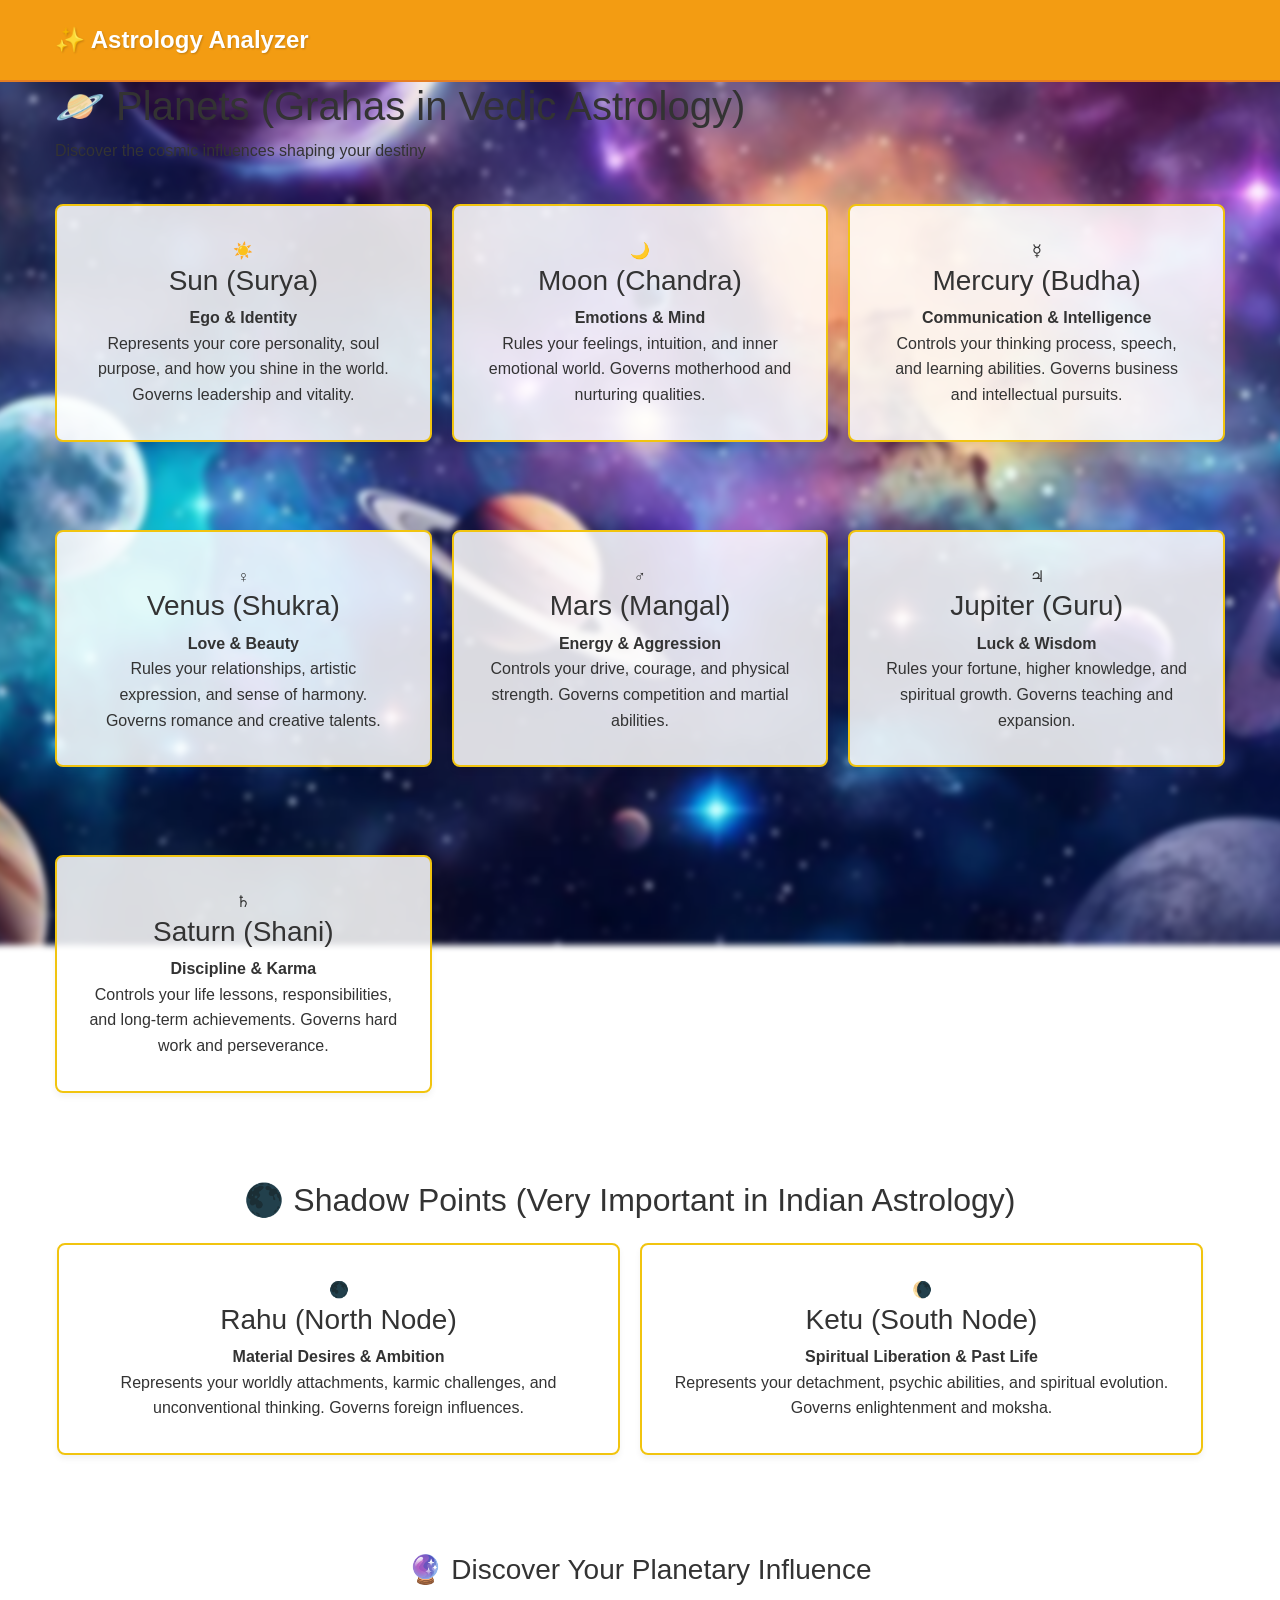
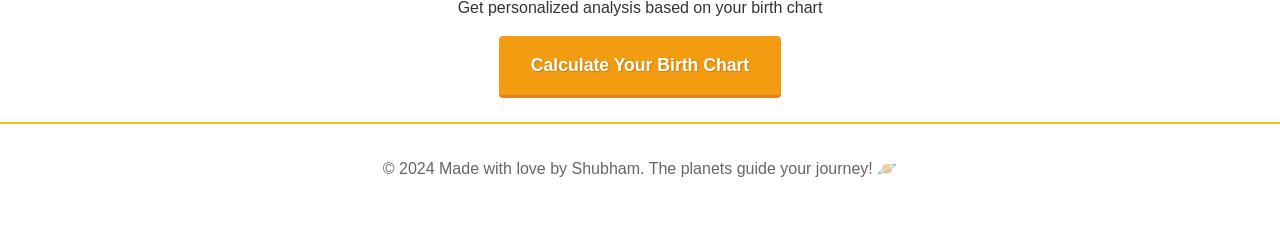
<file: planets.html>
<!DOCTYPE html>
<html lang="en">
<head>
    <meta charset="UTF-8">
    <meta name="viewport" content="width=device-width, initial-scale=1.0">
    <title>Planets - Vedic Astrology</title>
    <link href="https://cdn.jsdelivr.net/npm/bootstrap@5.3.0/dist/css/bootstrap.min.css" rel="stylesheet">
    <link rel="stylesheet" href="style.css">
</head>
<body>
    

    <!-- Navigation -->
    <nav class="navbar">
        <div class="container">
            <a href="index.html" class="navbar-brand">✨ Astrology Analyzer</a>
        </div>
    </nav>

    <!-- Main Content -->
    <div class="container">
        <div class="page-header">
            <h1>🪐 Planets (Grahas in Vedic Astrology)</h1>
            <p>Discover the cosmic influences shaping your destiny</p>
        </div>

        <!-- Planets Grid -->
        <div class="row g-4">
            <!-- Sun -->
            <div class="col-lg-4 col-md-6 col-12 mb-4">
                <div class="planet-card">
                    <div class="planet-icon">☀️</div>
                    <h3>Sun (Surya)</h3>
                    <div class="planet-description">
                        <strong>Ego & Identity</strong><br>
                        Represents your core personality, soul purpose, and how you shine in the world. Governs leadership and vitality.
                    </div>
                </div>
            </div>

            <!-- Moon -->
            <div class="col-lg-4 col-md-6 col-12 mb-4">
                <div class="planet-card">
                    <div class="planet-icon">🌙</div>
                    <h3>Moon (Chandra)</h3>
                    <div class="planet-description">
                        <strong>Emotions & Mind</strong><br>
                        Rules your feelings, intuition, and inner emotional world. Governs motherhood and nurturing qualities.
                    </div>
                </div>
            </div>

            <!-- Mercury -->
            <div class="col-lg-4 col-md-6 col-12 mb-4">
                <div class="planet-card">
                    <div class="planet-icon">☿</div>
                    <h3>Mercury (Budha)</h3>
                    <div class="planet-description">
                        <strong>Communication & Intelligence</strong><br>
                        Controls your thinking process, speech, and learning abilities. Governs business and intellectual pursuits.
                    </div>
                </div>
            </div>

            <!-- Venus -->
            <div class="col-lg-4 col-md-6 col-12 mb-4">
                <div class="planet-card">
                    <div class="planet-icon">♀</div>
                    <h3>Venus (Shukra)</h3>
                    <div class="planet-description">
                        <strong>Love & Beauty</strong><br>
                        Rules your relationships, artistic expression, and sense of harmony. Governs romance and creative talents.
                    </div>
                </div>
            </div>

            <!-- Mars -->
            <div class="col-lg-4 col-md-6 col-12 mb-4">
                <div class="planet-card">
                    <div class="planet-icon">♂</div>
                    <h3>Mars (Mangal)</h3>
                    <div class="planet-description">
                        <strong>Energy & Aggression</strong><br>
                        Controls your drive, courage, and physical strength. Governs competition and martial abilities.
                    </div>
                </div>
            </div>

            <!-- Jupiter -->
            <div class="col-lg-4 col-md-6 col-12 mb-4">
                <div class="planet-card">
                    <div class="planet-icon">♃</div>
                    <h3>Jupiter (Guru)</h3>
                    <div class="planet-description">
                        <strong>Luck & Wisdom</strong><br>
                        Rules your fortune, higher knowledge, and spiritual growth. Governs teaching and expansion.
                    </div>
                </div>
            </div>

            <!-- Saturn -->
            <div class="col-lg-4 col-md-6 col-12 mb-4">
                <div class="planet-card">
                    <div class="planet-icon">♄</div>
                    <h3>Saturn (Shani)</h3>
                    <div class="planet-description">
                        <strong>Discipline & Karma</strong><br>
                        Controls your life lessons, responsibilities, and long-term achievements. Governs hard work and perseverance.
                    </div>
                </div>
            </div>

            <!-- Shadow Planets -->
            <div class="row mt-4">
                <div class="col-12">
                    <h2 class="text-center mb-4">🌑 Shadow Points (Very Important in Indian Astrology)</h2>
                    
                    <div class="row">
                        <!-- Rahu -->
                        <div class="col-md-6 col-12 mb-3">
                            <div class="planet-card">
                                <div class="planet-icon">🌑</div>
                                <h3>Rahu (North Node)</h3>
                                <div class="planet-description">
                                    <strong>Material Desires & Ambition</strong><br>
                                    Represents your worldly attachments, karmic challenges, and unconventional thinking. Governs foreign influences.
                                </div>
                            </div>
                        </div>

                        <!-- Ketu -->
                        <div class="col-md-6 col-12 mb-3">
                            <div class="planet-card">
                                <div class="planet-icon">🌘</div>
                                <h3>Ketu (South Node)</h3>
                                <div class="planet-description">
                                    <strong>Spiritual Liberation & Past Life</strong><br>
                                    Represents your detachment, psychic abilities, and spiritual evolution. Governs enlightenment and moksha.
                                </div>
                            </div>
                        </div>
                    </div>
                </div>
            </div>
        </div>

        <!-- Interactive Section -->
        <div class="text-center mt-5">
            <div class="death-calculator p-4">
                <h3>🔮 Discover Your Planetary Influence</h3>
                <p>Get personalized analysis based on your birth chart</p>
                <button class="btn btn-primary btn-large" onclick="navigateToPage('form.html')">
                    Calculate Your Birth Chart
                </button>
            </div>
        </div>
    </div>

    <!-- Footer -->
    <footer>
        <div class="container">
            <p>&copy; 2024 Made with love by Shubham. The planets guide your journey! 🪐</p>
        </div>
    </footer>

    <script src="https://cdn.jsdelivr.net/npm/bootstrap@5.3.0/dist/js/bootstrap.bundle.min.js"></script>
    <script src="script.js"></script>
    <script>
        function navigateToPage(page) {
            
            window.location.href = page;
        }
        
        // Hide loading spinner when page loads
        window.addEventListener('load', () => {
            setTimeout(() => {
                
            }, 500);
        });
    </script>
</body>
</html>
</file>
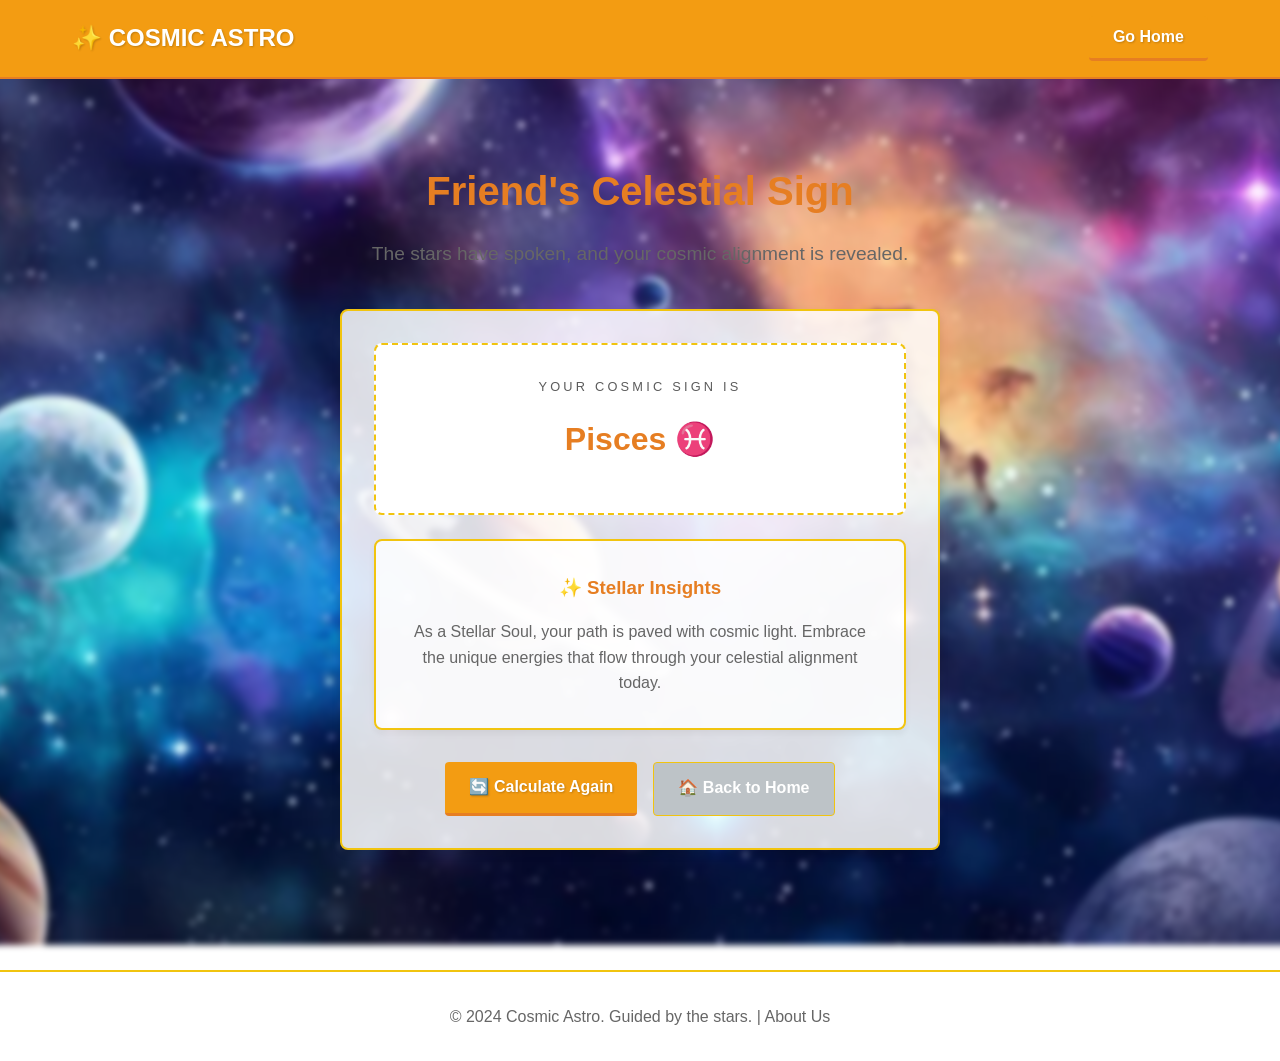
<file: result.html>
<!DOCTYPE html>
<html lang="en">
<head>
    <meta charset="UTF-8">
    <meta name="viewport" content="width=device-width, initial-scale=1.0">
    <title>Cosmic Reveal | Your Destiny Insights</title>
    <link href="https://fonts.googleapis.com/css2?family=Inter:wght@400;600;800&display=swap" rel="stylesheet">
    <link rel="stylesheet" href="style.css">
</head>
<body>
    <nav class="navbar">
        <div class="container" style="max-width: 1200px; margin: 0 auto; padding: 0 2rem; display: flex; justify-content: space-between; align-items: center;">
            <a href="index.html" class="navbar-brand">✨ COSMIC ASTRO</a>
            <div class="nav-links">
                <a href="index.html" class="btn btn-primary" style="padding: 0.5rem 1.5rem;">Go Home</a>
            </div>
        </div>
    </nav>

    <div class="container" style="padding: 80px 2rem; max-width: 800px; margin: 0 auto; text-align: center;">
        <div class="page-header">
            <h1 class="main-title"><span id="userName">Friend</span>'s Celestial Sign</h1>
            <p class="subtitle">The stars have spoken, and your cosmic alignment is revealed.</p>
        </div>
        
        <div class="result-container">
            <div class="result-box">
                <p style="text-transform: uppercase; letter-spacing: 0.2rem; font-size: 0.8rem; margin-bottom: 0.5rem; opacity: 0.8;">Your Cosmic Sign is</p>
                <div id="resultValue" class="result-value">Pisces ♓</div>
            </div>
            
            <div class="feature-card" style="margin-bottom: 2rem;">
                <h3 style="margin-bottom: 1rem;">✨ Stellar Insights</h3>
                <p style="color: var(--text-muted);">As a <span id="resultLabel">Stellar Soul</span>, your path is paved with cosmic light. Embrace the unique energies that flow through your celestial alignment today.</p>
            </div>
            
            <div style="display: flex; gap: 1rem; justify-content: center; flex-wrap: wrap;">
                <a href="form.html" class="btn btn-primary">🔄 Calculate Again</a>
                <a href="index.html" class="btn btn-secondary" style="border: 1px solid var(--card-border); color: white;">🏠 Back to Home</a>
            </div>
        </div>
    </div>

    <footer>
        <p>&copy; 2024 Cosmic Astro. Guided by the stars. | <a href="about.html" style="color: var(--text-muted); text-decoration: none;">About Us</a></p>
    </footer>

    <script src="script.js"></script>
    <script>
        // Set result label dynamically
        document.addEventListener('DOMContentLoaded', () => {
            const res = localStorage.getItem('zodiacResult');
            if (res) {
                const label = document.getElementById('resultLabel');
                if (label) label.textContent = res.split(' ')[0];
            }
        });
    </script>
</body>
</html>
</file>
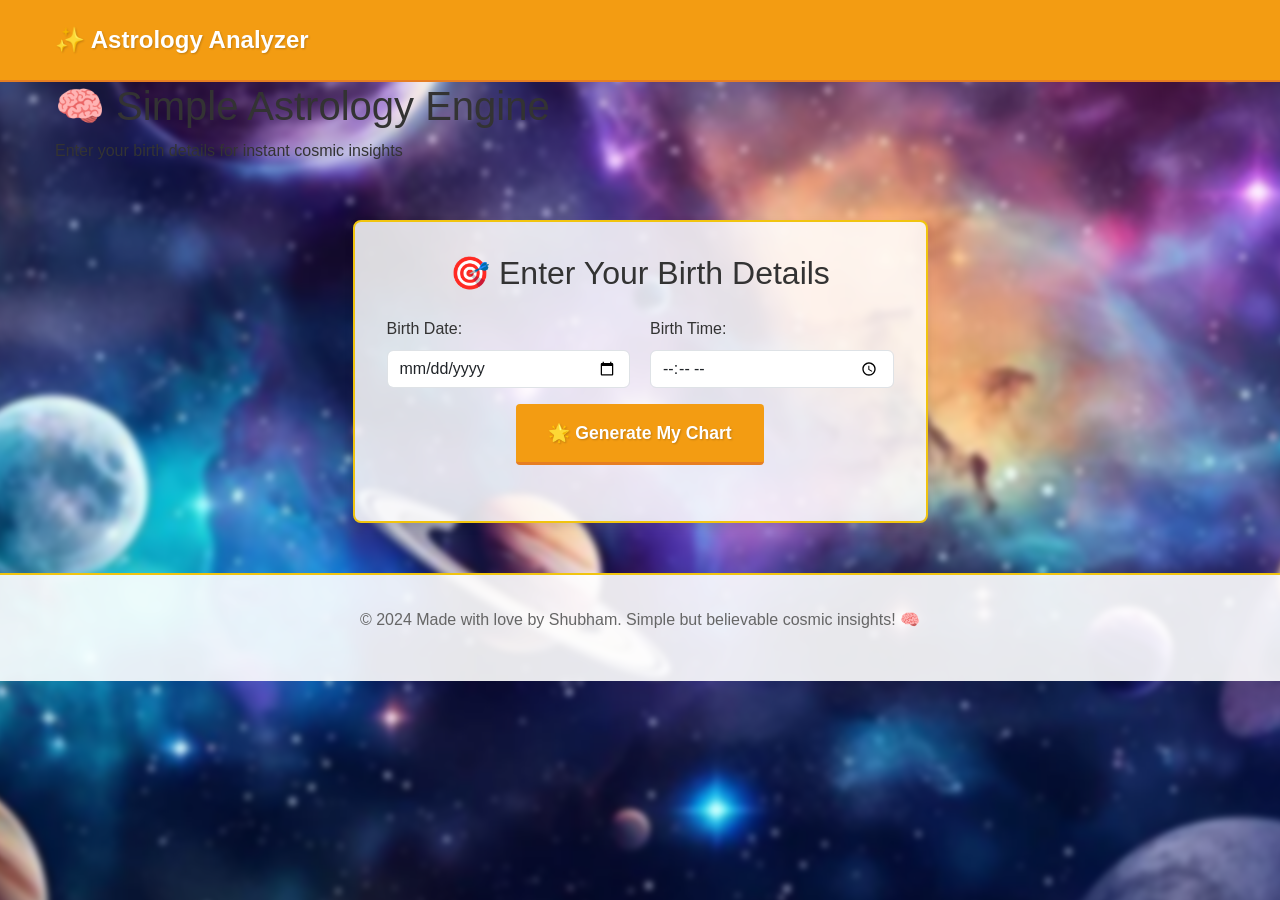
<file: simple-engine.html>
<!DOCTYPE html>
<html lang="en">
<head>
    <meta charset="UTF-8">
    <meta name="viewport" content="width=device-width, initial-scale=1.0">
    <title>Simple Astrology Engine</title>
    <link href="https://cdn.jsdelivr.net/npm/bootstrap@5.3.0/dist/css/bootstrap.min.css" rel="stylesheet">
    <link rel="stylesheet" href="style.css">
</head>
<body>
    

    <!-- Navigation -->
    <nav class="navbar">
        <div class="container">
            <a href="index.html" class="navbar-brand">✨ Astrology Analyzer</a>
        </div>
    </nav>

    <!-- Main Content -->
    <div class="container">
        <div class="page-header">
            <h1>🧠 Simple Astrology Engine</h1>
            <p>Enter your birth details for instant cosmic insights</p>
        </div>
        
        <!-- Simple Form -->
        <div class="row justify-content-center">
            <div class="col-lg-6 col-md-8 col-12">
                <div class="form-container">
                    <h2 class="text-center mb-4">🎯 Enter Your Birth Details</h2>
                    
                    <form id="simpleAstrologyForm">
                        <div class="row">
                            <div class="col-md-6 mb-3">
                                <label for="birthDate" class="form-label">Birth Date:</label>
                                <input type="date" id="birthDate" class="form-control" required placeholder="DD/MM/YYYY">
                            </div>
                            <div class="col-md-6 mb-3">
                                <label for="birthTime" class="form-label">Birth Time:</label>
                                <input type="time" id="birthTime" class="form-control" placeholder="HH:MM">
                            </div>
                        </div>
                        
                        <div class="text-center mb-4">
                            <button type="submit" class="btn btn-primary btn-large">
                                🌟 Generate My Chart
                            </button>
                        </div>
                    </form>
                </div>
            </div>
        </div>

        <!-- Results Section -->
        <div class="row justify-content-center">
            <div class="col-lg-10 col-12">
                <div class="result-container" id="resultsSection" style="display: none;">
                    <div class="row">
                        <!-- Sun Sign -->
                        <div class="col-md-6 mb-3">
                            <div class="result-box">
                                <h3>☀️ Sun Sign</h3>
                                <div class="result-value" id="sunSign">--</div>
                                <small class="result-desc">Your core identity</small>
                            </div>
                        </div>
                        
                        <!-- Moon Sign -->
                        <div class="col-md-6 mb-3">
                            <div class="result-box">
                                <h3>🌙 Moon Sign</h3>
                                <div class="result-value" id="moonSign">--</div>
                                <small class="result-desc">Your emotions & inner self</small>
                            </div>
                        </div>
                    </div>
                    
                    <div class="row">
                        <!-- Rising Sign -->
                        <div class="col-md-6 mb-3">
                            <div class="result-box">
                                <h3>🌅 Rising Sign</h3>
                                <div class="result-value" id="risingSign">--</div>
                                <small class="result-desc">How others see you</small>
                            </div>
                        </div>
                        
                        <!-- Birth Chart Data -->
                        <div class="col-md-6 mb-3">
                            <div class="result-box">
                                <h3>📊 Chart Data</h3>
                                <div id="chartData" class="chart-info">
                                    <div>Planets in Signs: <span id="planetsInSigns">--</span></div>
                                    <div>Planets in Houses: <span id="planetsInHouses">--</span></div>
                                </div>
                            </div>
                        </div>
                    </div>
                    
                    <div class="text-center mt-4">
                        <button class="btn btn-secondary" onclick="resetEngine()">
                            🔄 Calculate Again
                        </button>
                        <a href="index.html" class="btn btn-primary ms-2">
                            🏠 Back to Home
                        </a>
                    </div>
                </div>
            </div>
        </div>
    </div>

    <!-- Footer -->
    <footer>
        <div class="container">
            <p>&copy; 2024 Made with love by Shubham. Simple but believable cosmic insights! 🧠</p>
        </div>
    </footer>

    <script src="https://cdn.jsdelivr.net/npm/bootstrap@5.3.0/dist/js/bootstrap.bundle.min.js"></script>
    <script>
        // Zodiac signs array
        const zodiacSigns = [
            'Aries', 'Taurus', 'Gemini', 'Cancer', 'Leo', 'Virgo', 
            'Libra', 'Scorpio', 'Sagittarius', 'Capricorn', 'Aquarius', 'Pisces'
        ];

        // Planet symbols
        const planetSymbols = {
            'sun': '☀️',
            'moon': '🌙',
            'mercury': '☿',
            'venus': '♀',
            'mars': '♂',
            'jupiter': '♃',
            'saturn': '♄'
        };

        document.getElementById('simpleAstrologyForm').addEventListener('submit', function(e) {
            e.preventDefault();
            
            // Show loading
            
            
            // Get input values
            const birthDate = document.getElementById('birthDate').value;
            const birthTime = document.getElementById('birthTime').value;
            
            if (!birthDate) {
                alert('Please enter your birth date!');
                
                return;
            }
            
            // Calculate all astrology data
            setTimeout(() => {
                const results = calculateSimpleAstrology(birthDate, birthTime);
                displayResults(results);
                
            }, 1000);
        });

        function calculateSimpleAstrology(birthDate, birthTime) {
            const date = new Date(birthDate);
            const day = date.getDate();
            const month = date.getMonth() + 1;
            const year = date.getFullYear();
            
            // STEP 1: Calculate Sun Sign (REAL)
            const sunSign = getSunSign(day, month);
            
            // STEP 2: Calculate Moon Sign (FAKE but believable)
            const moonSign = getMoonSign(day, month, year);
            
            // STEP 3: Calculate Rising Sign (TIME-BASED)
            const risingSign = getRisingSign(birthTime);
            
            // STEP 4: Calculate Planets in Signs (PATTERN)
            const planetsInSigns = getPlanetsInSigns(sunSign);
            
            // STEP 5: Calculate Planets in Houses (LOGICAL)
            const planetsInHouses = getPlanetsInHouses(risingSign);
            
            return {
                sunSign,
                moonSign,
                risingSign,
                planetsInSigns,
                planetsInHouses
            };
        }

        function getSunSign(day, month) {
            // REAL zodiac calculation
            if ((month == 3 && day >= 21) || (month == 4 && day <= 19)) return "Aries";
            if ((month == 4 && day >= 20) || (month == 5 && day <= 20)) return "Taurus";
            if ((month == 5 && day >= 21) || (month == 6 && day <= 20)) return "Gemini";
            if ((month == 6 && day >= 21) || (month == 7 && day <= 22)) return "Cancer";
            if ((month == 7 && day >= 23) || (month == 8 && day <= 22)) return "Leo";
            if ((month == 8 && day >= 23) || (month == 9 && day <= 22)) return "Virgo";
            if ((month == 9 && day >= 23) || (month == 10 && day <= 22)) return "Libra";
            if ((month == 10 && day >= 23) || (month == 11 && day <= 21)) return "Scorpio";
            if ((month == 11 && day >= 22) || (month == 12 && day <= 21)) return "Sagittarius";
            if ((month == 12 && day >= 22) || (month == 1 && day <= 19)) return "Capricorn";
            if ((month == 1 && day >= 20) || (month == 2 && day <= 18)) return "Aquarius";
            return "Pisces";
        }

        function getMoonSign(day, month, year) {
            // FAKE but believable calculation
            const dayOfYear = Math.floor((new Date(year, month - 1, day).getTime() / (1000 * 60 * 60 * 24));
            const moonIndex = dayOfYear % 12;
            return zodiacSigns[moonIndex];
        }

        function getRisingSign(birthTime) {
            if (!birthTime) return zodiacSigns[0]; // Default to Aries
            
            const [hours, minutes] = birthTime.split(':').map(Number);
            const totalMinutes = hours * 60 + minutes;
            const signIndex = Math.floor(totalMinutes / 120) % 12; // ~2 hours per sign
            return zodiacSigns[signIndex];
        }

        function getPlanetsInSigns(sunSign) {
            const sunIndex = zodiacSigns.indexOf(sunSign);
            const planets = ['mercury', 'venus', 'mars', 'jupiter', 'saturn'];
            const result = {};
            
            planets.forEach((planet, index) => {
                const planetIndex = (sunIndex + index + 1) % 12;
                result[planet] = zodiacSigns[planetIndex];
            });
            
            return result;
        }

        function getPlanetsInHouses(risingSign) {
            const risingIndex = zodiacSigns.indexOf(risingSign);
            const houses = {};
            
            for (let i = 1; i <= 12; i++) {
                const signIndex = (risingIndex + i - 1) % 12;
                houses[i] = zodiacSigns[signIndex];
            }
            
            return houses;
        }

        function displayResults(results) {
            // Show results section
            document.getElementById('resultsSection').style.display = 'block';
            document.getElementById('resultsSection');
            
            // Display Sun Sign
            document.getElementById('sunSign').textContent = results.sunSign;
            
            // Display Moon Sign
            document.getElementById('moonSign').textContent = results.moonSign;
            
            // Display Rising Sign
            document.getElementById('risingSign').textContent = results.risingSign;
            
            // Display Planets in Signs
            const planetsHtml = Object.entries(results.planetsInSigns)
                .map(([planet, sign]) => `${planetSymbols[planet]} ${sign}`)
                .join(' | ');
            document.getElementById('planetsInSigns').textContent = planetsHtml;
            
            // Display Planets in Houses
            const housesHtml = Object.entries(results.planetsInHouses)
                .map(([house, sign]) => `House ${house}: ${sign}`)
                .join(' | ');
            document.getElementById('planetsInHouses').textContent = housesHtml;
        }

        function resetEngine() {
            document.getElementById('simpleAstrologyForm').reset();
            document.getElementById('resultsSection').style.display = 'none';
            window.scrollTo({ top: 0, behavior: 'smooth' });
        }

        // Hide loading spinner when page loads
        window.addEventListener('load', () => {
            setTimeout(() => {
                
            }, 500);
        });
    </script>
</body>
</html>
</file>
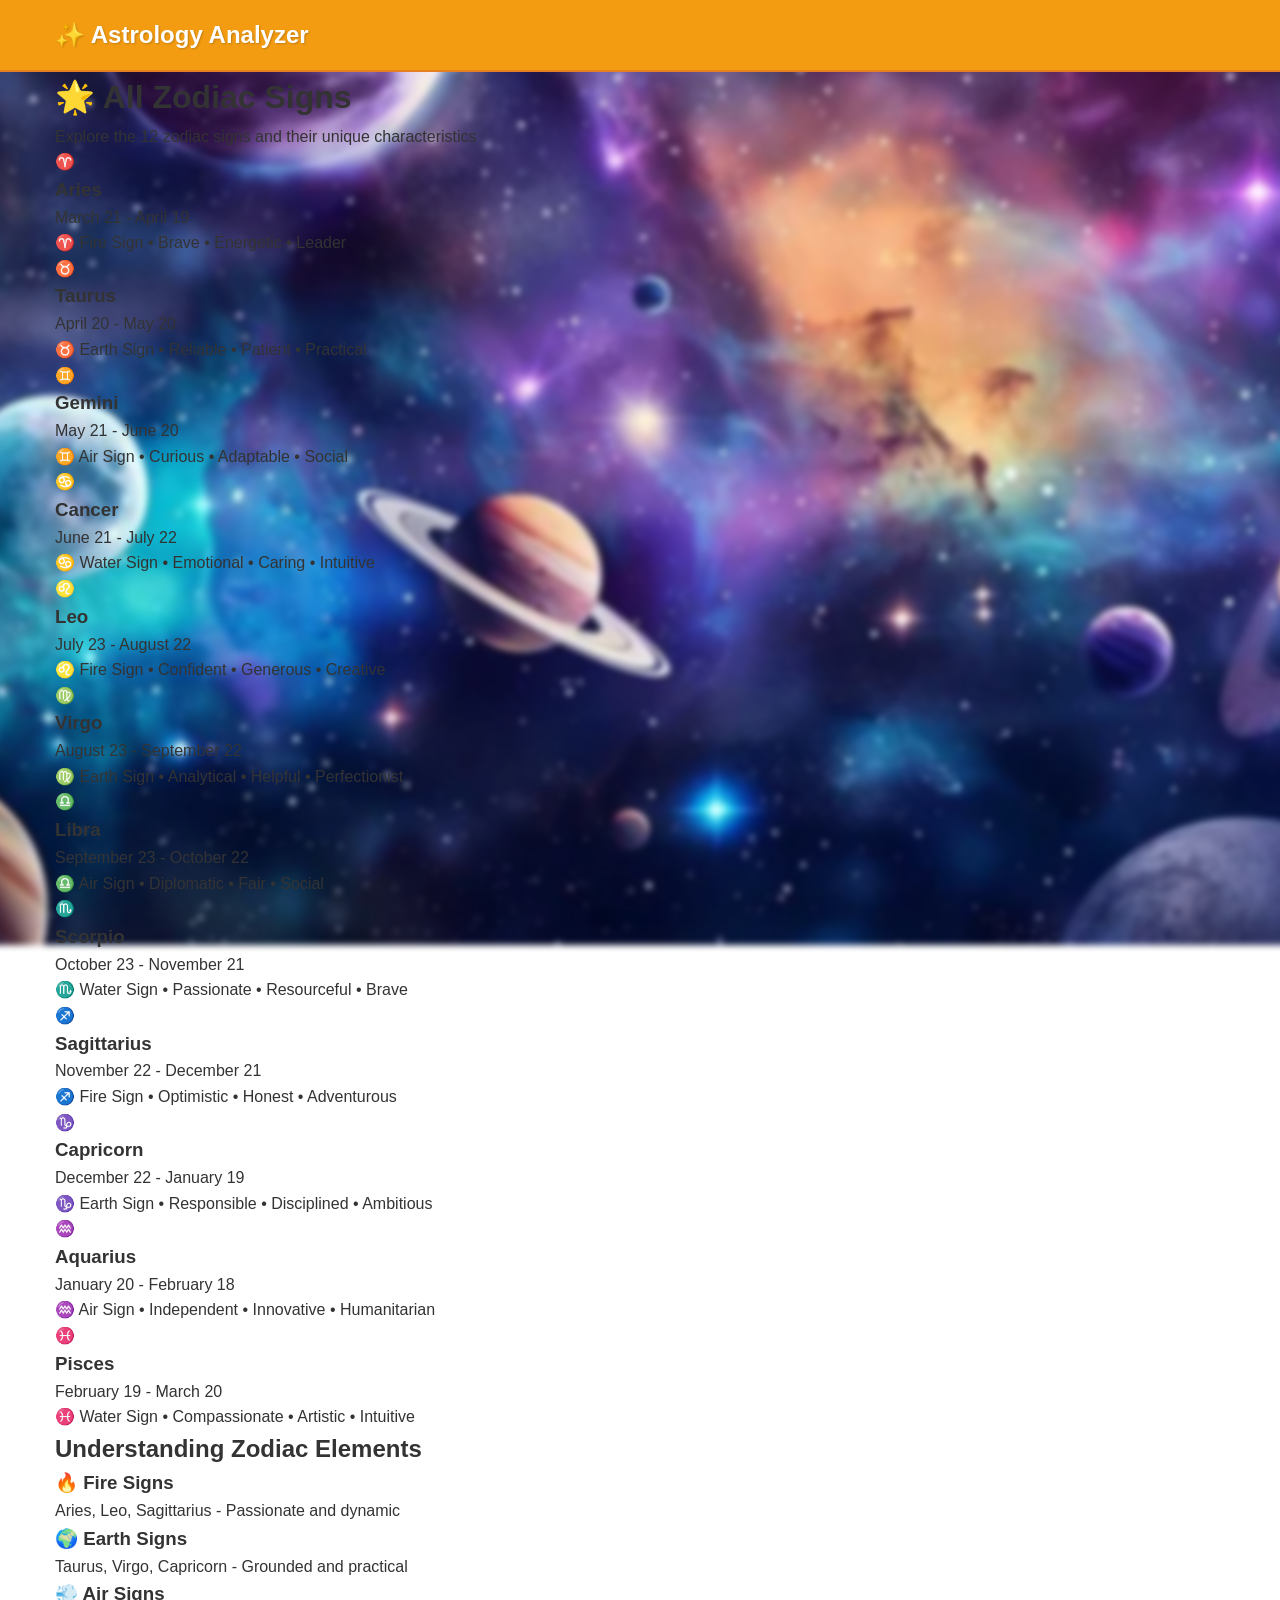
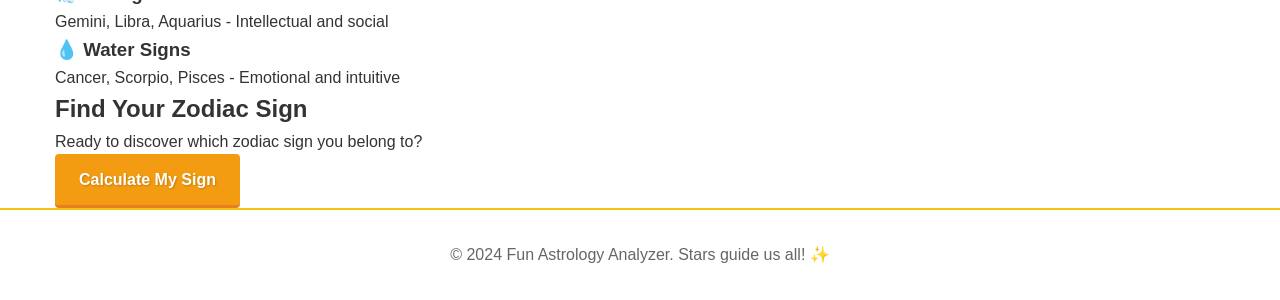
<file: zodiac.html>
<!DOCTYPE html>
<html lang="en">
<head>
    <meta charset="UTF-8">
    <meta name="viewport" content="width=device-width, initial-scale=1.0">
    <title>All Zodiac Signs - Astrology Analyzer</title>
    <link rel="stylesheet" href="style.css">
</head>
<body>
    <!-- Navigation -->
    <nav class="navbar">
        <div class="container">
            <a href="index.html" class="navbar-brand">✨ Astrology Analyzer</a>
        </div>
    </nav>

    <!-- Main Content -->
    <div class="container">
        <div class="page-header">
            <h1>🌟 All Zodiac Signs</h1>
            <p>Explore the 12 zodiac signs and their unique characteristics</p>
        </div>

        <div class="zodiac-grid">
            <!-- Aries -->
            <div class="zodiac-card">
                <div class="zodiac-symbol">♈</div>
                <h3>Aries</h3>
                <p class="date-range">March 21 - April 19</p>
                <p class="traits">♈ Fire Sign • Brave • Energetic • Leader</p>
            </div>

            <!-- Taurus -->
            <div class="zodiac-card">
                <div class="zodiac-symbol">♉</div>
                <h3>Taurus</h3>
                <p class="date-range">April 20 - May 20</p>
                <p class="traits">♉ Earth Sign • Reliable • Patient • Practical</p>
            </div>

            <!-- Gemini -->
            <div class="zodiac-card">
                <div class="zodiac-symbol">♊</div>
                <h3>Gemini</h3>
                <p class="date-range">May 21 - June 20</p>
                <p class="traits">♊ Air Sign • Curious • Adaptable • Social</p>
            </div>

            <!-- Cancer -->
            <div class="zodiac-card">
                <div class="zodiac-symbol">♋</div>
                <h3>Cancer</h3>
                <p class="date-range">June 21 - July 22</p>
                <p class="traits">♋ Water Sign • Emotional • Caring • Intuitive</p>
            </div>

            <!-- Leo -->
            <div class="zodiac-card">
                <div class="zodiac-symbol">♌</div>
                <h3>Leo</h3>
                <p class="date-range">July 23 - August 22</p>
                <p class="traits">♌ Fire Sign • Confident • Generous • Creative</p>
            </div>

            <!-- Virgo -->
            <div class="zodiac-card">
                <div class="zodiac-symbol">♍</div>
                <h3>Virgo</h3>
                <p class="date-range">August 23 - September 22</p>
                <p class="traits">♍ Earth Sign • Analytical • Helpful • Perfectionist</p>
            </div>

            <!-- Libra -->
            <div class="zodiac-card">
                <div class="zodiac-symbol">♎</div>
                <h3>Libra</h3>
                <p class="date-range">September 23 - October 22</p>
                <p class="traits">♎ Air Sign • Diplomatic • Fair • Social</p>
            </div>

            <!-- Scorpio -->
            <div class="zodiac-card">
                <div class="zodiac-symbol">♏</div>
                <h3>Scorpio</h3>
                <p class="date-range">October 23 - November 21</p>
                <p class="traits">♏ Water Sign • Passionate • Resourceful • Brave</p>
            </div>

            <!-- Sagittarius -->
            <div class="zodiac-card">
                <div class="zodiac-symbol">♐</div>
                <h3>Sagittarius</h3>
                <p class="date-range">November 22 - December 21</p>
                <p class="traits">♐ Fire Sign • Optimistic • Honest • Adventurous</p>
            </div>

            <!-- Capricorn -->
            <div class="zodiac-card">
                <div class="zodiac-symbol">♑</div>
                <h3>Capricorn</h3>
                <p class="date-range">December 22 - January 19</p>
                <p class="traits">♑ Earth Sign • Responsible • Disciplined • Ambitious</p>
            </div>

            <!-- Aquarius -->
            <div class="zodiac-card">
                <div class="zodiac-symbol">♒</div>
                <h3>Aquarius</h3>
                <p class="date-range">January 20 - February 18</p>
                <p class="traits">♒ Air Sign • Independent • Innovative • Humanitarian</p>
            </div>

            <!-- Pisces -->
            <div class="zodiac-card">
                <div class="zodiac-symbol">♓</div>
                <h3>Pisces</h3>
                <p class="date-range">February 19 - March 20</p>
                <p class="traits">♓ Water Sign • Compassionate • Artistic • Intuitive</p>
            </div>
        </div>

        <div class="info-section">
            <h2>Understanding Zodiac Elements</h2>
            <div class="elements">
                <div class="element">
                    <h3>🔥 Fire Signs</h3>
                    <p>Aries, Leo, Sagittarius - Passionate and dynamic</p>
                </div>
                <div class="element">
                    <h3>🌍 Earth Signs</h3>
                    <p>Taurus, Virgo, Capricorn - Grounded and practical</p>
                </div>
                <div class="element">
                    <h3>💨 Air Signs</h3>
                    <p>Gemini, Libra, Aquarius - Intellectual and social</p>
                </div>
                <div class="element">
                    <h3>💧 Water Signs</h3>
                    <p>Cancer, Scorpio, Pisces - Emotional and intuitive</p>
                </div>
            </div>
        </div>

        <div class="cta-section">
            <h2>Find Your Zodiac Sign</h2>
            <p>Ready to discover which zodiac sign you belong to?</p>
            <a href="form.html" class="btn btn-primary">Calculate My Sign</a>
        </div>
    </div>

    <!-- Footer -->
    <footer>
        <div class="container">
            <p>&copy; 2024 Fun Astrology Analyzer. Stars guide us all! ✨</p>
        </div>
    </footer>

    <script src="script.js"></script>
</body>
</html>
</file>
<file: style.css>
/* Simple Yellow Theme CSS */

:root {
    --primary: #f39c12;    /* Orange-Yellow */
    --secondary: #f1c40f;  /* Bright Yellow */
    --background: #fffdf5; /* Light creamy yellow */
    --text-main: #333333;
    --text-muted: #666666;
    --card-bg: rgba(255, 255, 255, 0.85); /* Slightly transparent to show the background */
    --card-border: #f1c40f;
}

* {
    margin: 0;
    padding: 0;
    box-sizing: border-box;
}

body {
    font-family: Arial, sans-serif;
    color: var(--text-main);
    line-height: 1.6;
    min-height: 100vh;
    position: relative;
    background-color: transparent;
    z-index: 1;
}

body::before {
    content: '';
    position: fixed;
    top: -5%;
    left: -5%;
    width: 110%;
    height: 110%;
    background: url('/bg.png?v=2') no-repeat center center;
    background-size: cover;
    filter: blur(3px);
    z-index: -1;
}

.navbar {
    background-color: var(--primary);
    padding: 1rem 0;
    border-bottom: 2px solid #e67e22;
}

.navbar .container {
    display: flex;
    justify-content: space-between;
    align-items: center;
}

.navbar-brand {
    font-size: 1.5rem;
    font-weight: bold;
    color: white;
    text-decoration: none;
    text-shadow: 1px 1px 2px rgba(0, 0, 0, 0.2);
}

.hero-section {
    padding: 80px 20px;
    text-align: center;
    background-color: transparent;
}

.main-title {
    font-size: 2.5rem;
    margin-bottom: 1rem;
    color: #e67e22;
}

.subtitle {
    font-size: 1.2rem;
    color: var(--text-muted);
    max-width: 600px;
    margin: 0 auto 2rem;
}

.features-section {
    padding: 40px 20px;
}

.feature-card, .planet-card, .nakshatra-card {
    background-color: var(--card-bg);
    border: 2px solid var(--card-border);
    padding: 2rem;
    border-radius: 8px;
    margin-bottom: 20px;
    text-align: center;
    box-shadow: 0 4px 6px rgba(0, 0, 0, 0.05);
}

.feature-icon {
    font-size: 2.5rem;
    margin-bottom: 1rem;
}

.feature-card h3 {
    margin-bottom: 0.5rem;
    color: #e67e22;
}

.feature-card p {
    color: var(--text-muted);
}

/* Normal Buttons */
.btn {
    display: inline-block;
    padding: 0.8rem 1.5rem;
    border-radius: 4px;
    font-weight: bold;
    text-decoration: none;
    border: none;
    cursor: pointer;
    font-size: 1rem;
    color: #fff;
    text-shadow: 1px 1px 2px rgba(0, 0, 0, 0.2);
}

.btn-primary {
    background-color: var(--primary);
    border-bottom: 3px solid #e67e22;
}

.btn-primary:hover {
    background-color: #e67e22;
}

.btn-secondary {
    background-color: #bdc3c7;
    border-bottom: 3px solid #95a5a6;
    color: #333;
    text-shadow: none;
}

.btn-secondary:hover {
    background-color: #95a5a6;
    color: white;
}

.btn-large {
    padding: 1rem 2rem;
    font-size: 1.1rem;
}

/* Forms and Results */
.form-container, .result-container {
    background-color: var(--card-bg);
    border: 2px solid var(--card-border);
    padding: 2rem;
    border-radius: 8px;
    max-width: 600px;
    margin: 40px auto;
    box-shadow: 0 4px 8px rgba(0, 0, 0, 0.1);
}

.form-group {
    margin-bottom: 1.5rem;
}

.form-group label {
    display: block;
    margin-bottom: 0.5rem;
    font-weight: bold;
    color: #444;
}

.form-group input, .form-group select {
    width: 100%;
    padding: 0.8rem;
    border: 1px solid #ccc;
    border-radius: 4px;
    font-size: 1rem;
}

.result-box {
    background-color: #fff;
    border: 2px dashed var(--secondary);
    padding: 2rem;
    border-radius: 8px;
    margin-bottom: 1.5rem;
    text-align: center;
}

.result-value {
    font-size: 2rem;
    font-weight: bold;
    color: #e67e22;
    margin: 1rem 0;
}

footer {
    padding: 2rem;
    text-align: center;
    border-top: 2px solid var(--secondary);
    background-color: rgba(255, 255, 255, 0.9);
    color: var(--text-muted);
}

/* Basic Grid Setup */
.container {
    max-width: 1200px;
    margin: 0 auto;
    padding: 0 15px;
}

.row {
    display: flex;
    flex-wrap: wrap;
    margin: -10px;
}

.col-lg-4, .col-md-6, .col-12 {
    padding: 10px;
}

@media (min-width: 992px) {
    .col-lg-4 { flex: 0 0 33.333%; max-width: 33.333%; }
}

@media (min-width: 768px) and (max-width: 991px) {
    .col-md-6 { flex: 0 0 50%; max-width: 50%; }
}

@media (max-width: 767px) {
    .col-12 { flex: 0 0 100%; max-width: 100%; }
}
</file>
